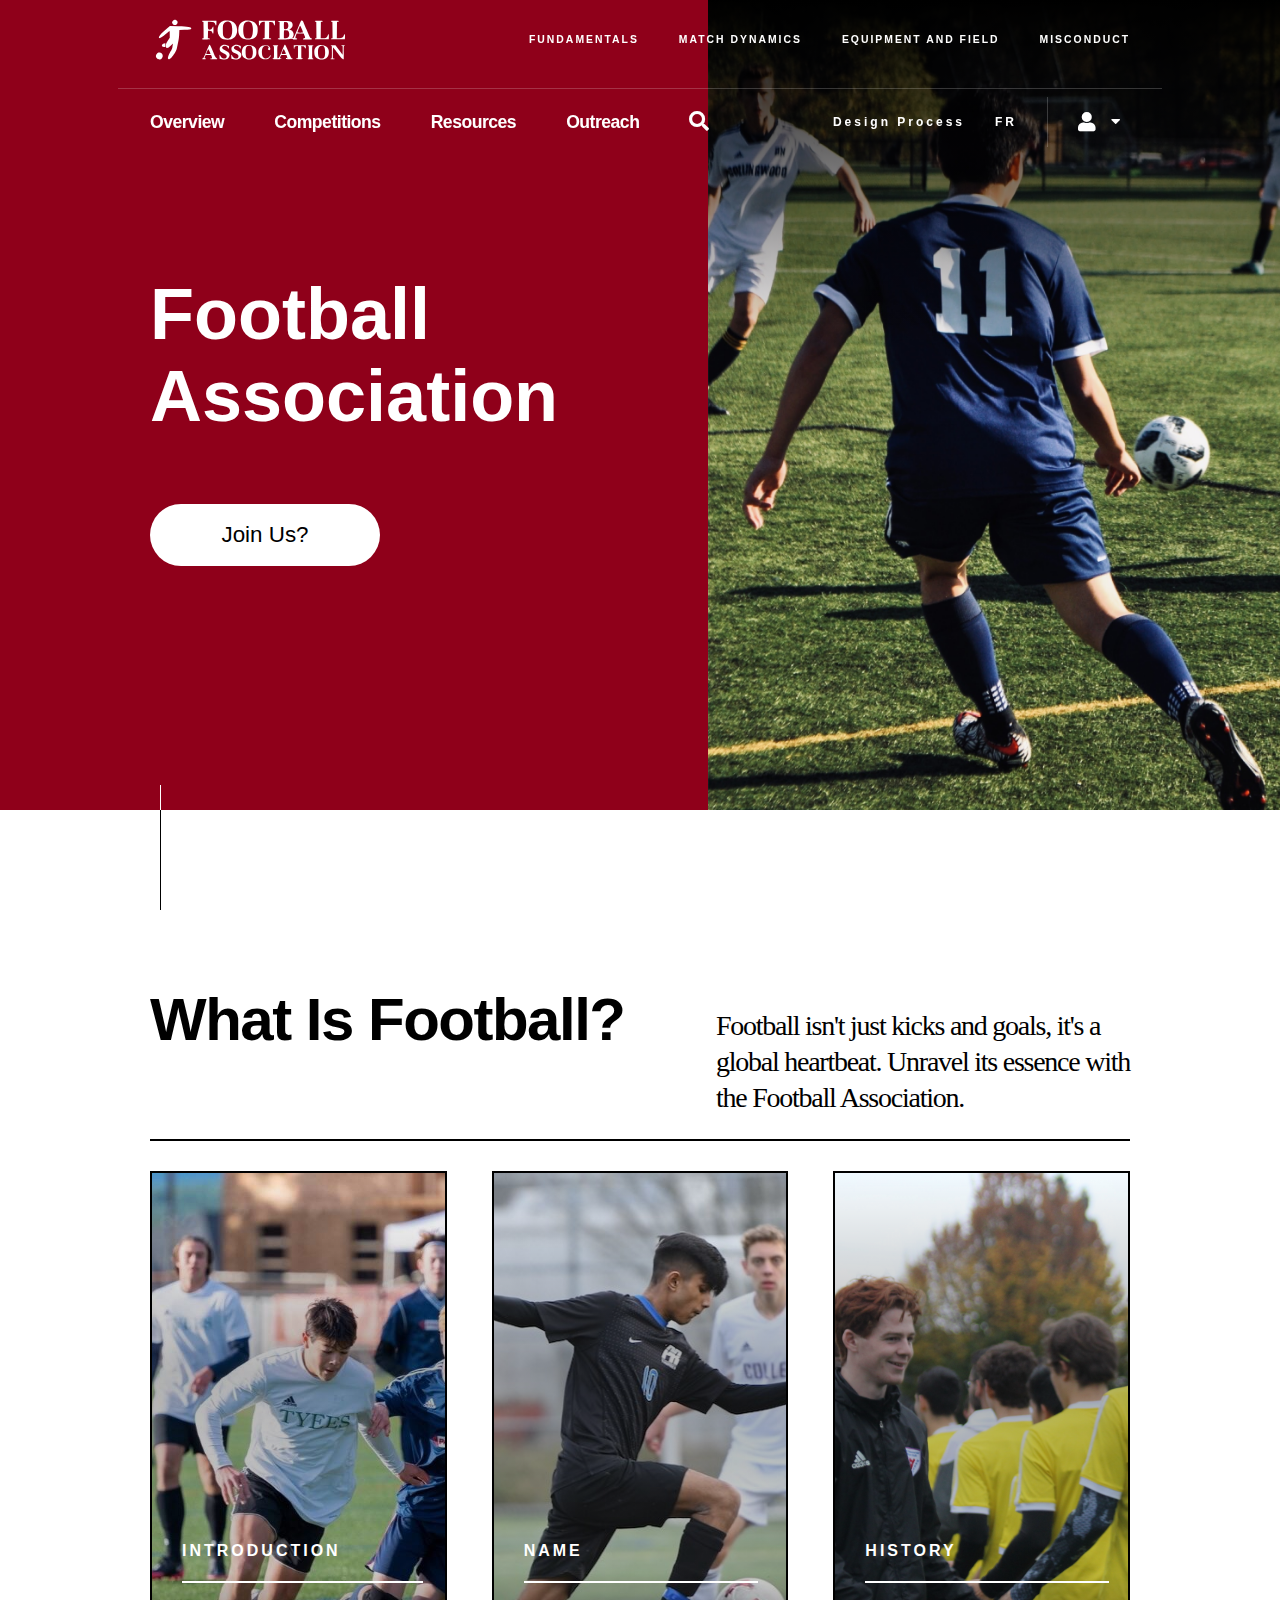
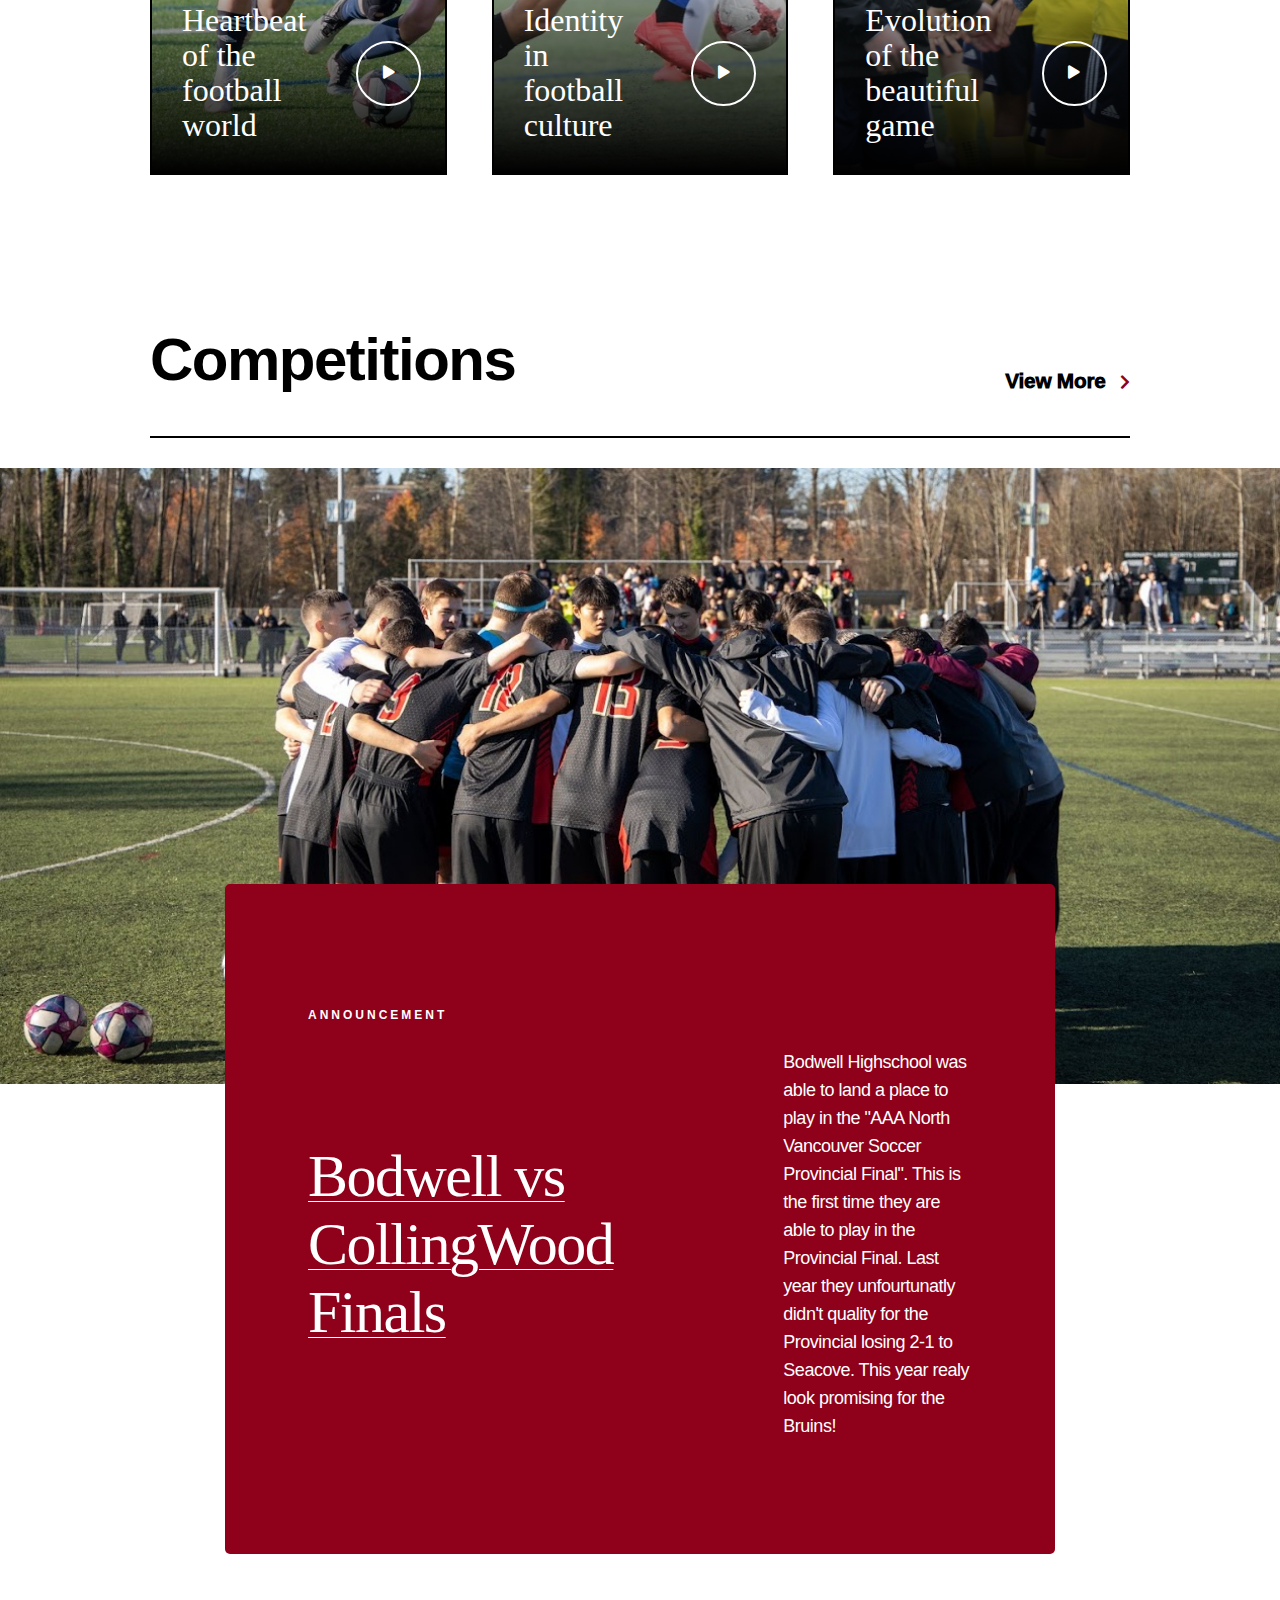
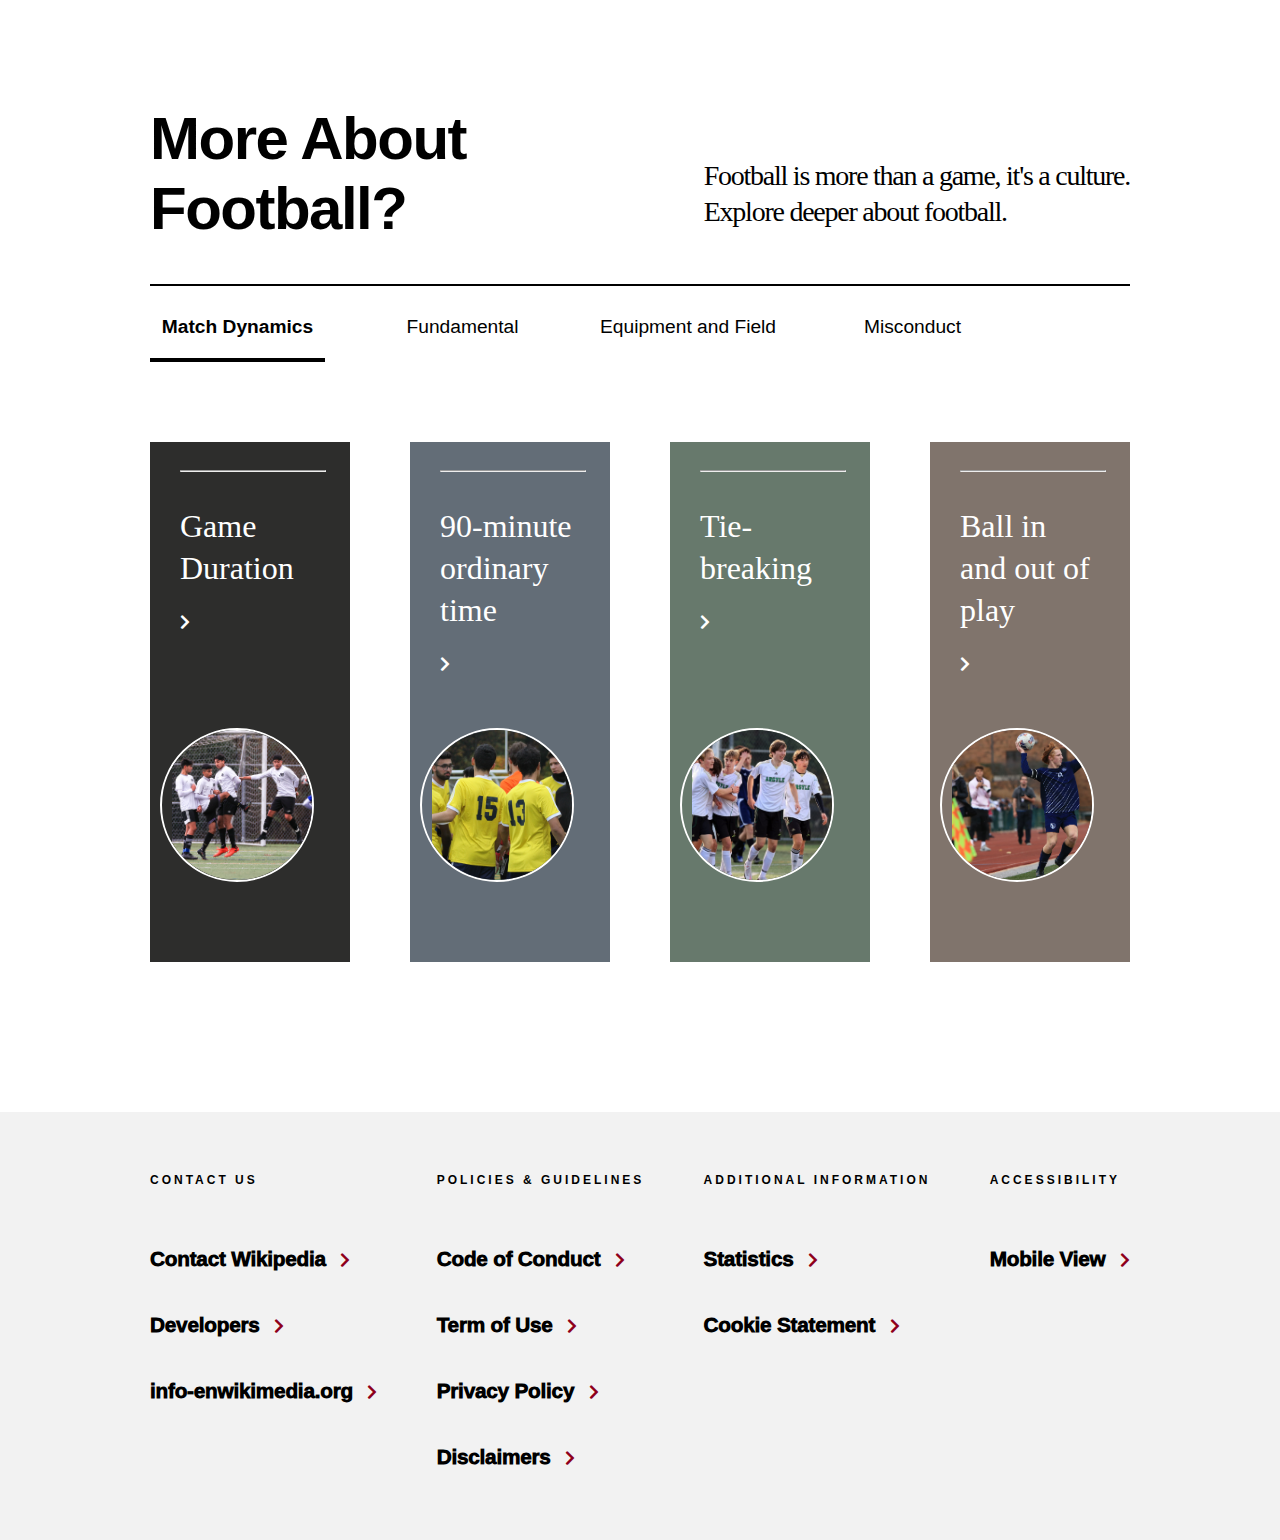
<file: index.html>
<!DOCTYPE html>
<html lang="en">
<head>
    <meta charset="UTF-8">
    <meta name="viewport" content="width=device-width, initial-scale=1.0">
    <title>Football Association Home Page</title>
    <link rel="stylesheet" href="https://cdnjs.cloudflare.com/ajax/libs/font-awesome/5.15.3/css/all.min.css">
    <link rel="stylesheet" href="css/styles.css">
</head>
<body>
	<div class="navbar">
        <div class="navbar-top">
			<div class="logo-container">
				<a href="index.html">
						<svg version="1.0" xmlns="http://www.w3.org/2000/svg"
						 width="100%" height="100%" viewBox="50 0 608 352"
						 preserveAspectRatio="xMidYMid meet">
						<g transform="translate(0.000000,352.000000) scale(0.100000,-0.100000)"
						stroke="none">
						<path d="M1199 2281 c-31 -32 -35 -50 -17 -84 28 -53 92 -64 133 -22 40 39 32
						96 -16 120 -42 22 -67 18 -100 -14z"/>
						<path d="M2740 2278 c-94 -25 -164 -110 -181 -221 -19 -118 15 -225 91 -290
						52 -44 113 -61 216 -60 66 1 91 6 138 28 102 48 154 153 143 290 -10 129 -71
						214 -180 248 -58 18 -170 21 -227 5z m176 -33 c50 -21 76 -83 82 -203 9 -177
						-26 -281 -101 -298 -78 -18 -135 7 -164 70 -15 33 -18 67 -18 186 0 127 3 150
						21 184 35 67 107 92 180 61z"/>
						<path d="M3360 2275 c-63 -20 -123 -74 -151 -137 -32 -72 -33 -211 -2 -278 26
						-57 71 -102 128 -129 65 -30 226 -30 291 0 104 49 148 127 148 264 1 79 -3 98
						-27 147 -34 69 -68 100 -142 127 -66 25 -176 27 -245 6z m216 -57 c50 -56 69
						-210 41 -344 -21 -101 -56 -136 -137 -136 -51 -1 -95 25 -115 68 -42 88 -40
						314 3 388 43 74 150 86 208 24z"/>
						<path d="M5093 2278 c-5 -7 -54 -120 -108 -250 -54 -131 -104 -247 -112 -258
						-8 -11 -23 -20 -33 -20 -18 0 -18 2 5 36 56 82 9 198 -88 220 l-31 6 37 19
						c65 34 92 104 64 171 -27 65 -56 73 -261 73 -123 0 -180 -3 -183 -11 -2 -6 10
						-14 27 -17 l30 -6 0 -245 0 -245 -27 -3 c-17 -2 -28 -9 -28 -18 0 -22 297 -27
						368 -6 45 13 52 13 62 0 15 -21 160 -16 160 6 0 9 -11 16 -29 18 -26 3 -28 6
						-23 35 3 18 13 49 21 70 l16 37 106 0 105 0 25 -56 c29 -65 26 -81 -13 -86
						-17 -2 -29 -10 -31 -21 -3 -16 7 -17 135 -15 115 3 138 6 138 18 0 8 -10 16
						-23 18 -12 2 -29 13 -37 26 -8 12 -57 123 -109 247 -51 125 -99 236 -105 248
						-13 23 -43 28 -58 9z m-421 -50 c23 -11 41 -81 32 -121 -11 -52 -22 -66 -63
						-77 -67 -18 -71 -12 -71 105 0 74 4 105 13 108 15 6 66 -3 89 -15z m443 -197
						c20 -47 33 -91 31 -98 -6 -15 -151 -19 -161 -4 -4 8 53 162 72 194 9 14 20 -4
						58 -92z m-416 -58 c30 -24 44 -93 31 -144 -16 -59 -44 -79 -107 -79 l-53 0 0
						113 c0 63 3 117 7 120 14 15 101 7 122 -10z"/>
						<path d="M2080 2266 c0 -8 10 -16 23 -18 l22 -3 3 -247 2 -247 -22 -3 c-13 -2
						-23 -10 -23 -18 0 -12 20 -16 109 -18 61 -1 116 0 124 3 22 8 -5 35 -35 35
						l-24 0 3 113 3 112 38 3 c48 4 83 -18 92 -58 4 -16 13 -30 21 -30 11 0 14 22
						14 111 0 81 -3 110 -12 107 -6 -2 -17 -19 -23 -37 -12 -36 -46 -60 -85 -61
						-44 0 -50 16 -50 132 l0 108 59 0 c111 0 156 -22 168 -81 3 -16 12 -29 19 -29
						11 0 14 17 14 70 l0 70 -220 0 c-184 0 -220 -2 -220 -14z"/>
						<path d="M3810 2210 c0 -56 3 -70 15 -70 8 0 15 7 15 15 0 53 52 95 116 95
						l34 0 -2 -247 -3 -248 -30 -5 c-18 -3 -30 -11 -30 -20 0 -13 21 -15 130 -15
						109 0 130 2 130 15 0 10 -12 16 -33 18 l-32 3 2 247 3 247 49 -1 c54 -1 82
						-24 93 -76 3 -15 12 -28 19 -28 11 0 14 17 14 70 l0 70 -245 0 -245 0 0 -70z"/>
						<path d="M5510 2266 c0 -8 10 -16 23 -18 l22 -3 3 -247 2 -247 -22 -3 c-13 -2
						-23 -10 -23 -18 0 -13 30 -15 210 -15 l210 0 3 78 c2 61 0 77 -11 77 -8 0 -17
						-14 -21 -31 -3 -17 -19 -44 -35 -60 -27 -27 -35 -29 -105 -29 l-76 0 2 248 3
						247 28 3 c15 2 27 9 27 18 0 11 -22 14 -120 14 -97 0 -120 -3 -120 -14z"/>
						<path d="M6000 2266 c0 -8 10 -16 23 -18 l22 -3 3 -247 2 -247 -22 -3 c-13 -2
						-23 -10 -23 -18 0 -13 30 -15 210 -15 l210 0 3 78 c2 60 0 77 -11 77 -8 0 -19
						-18 -26 -39 -18 -62 -50 -81 -138 -81 l-73 0 2 248 3 247 28 3 c15 2 27 9 27
						18 0 11 -22 14 -120 14 -97 0 -120 -3 -120 -14z"/>
						<path d="M1025 2054 c-201 -165 -293 -280 -240 -300 22 -9 87 33 203 130 56
						47 105 86 107 86 3 0 5 -47 5 -103 l0 -104 -55 -82 c-59 -89 -82 -152 -69
						-190 23 -64 74 -52 159 36 60 62 65 65 60 38 -3 -17 -9 -55 -14 -86 -7 -37
						-26 -82 -59 -136 -53 -89 -87 -181 -77 -213 12 -38 54 -25 110 34 62 66 143
						200 157 258 57 252 70 333 75 449 l6 126 151 7 c175 7 211 14 211 42 0 47 -97
						64 -400 70 l-250 4 -80 -66z"/>
						<path d="M900 1582 c-24 -12 -36 -25 -38 -43 -4 -31 15 -48 62 -56 35 -5 36
						-4 36 24 0 17 3 45 6 62 5 26 3 31 -12 31 -11 0 -35 -8 -54 -18z"/>
						<path d="M2291 1532 c-5 -10 -39 -89 -75 -175 -81 -196 -91 -214 -116 -222
						-39 -12 -19 -25 39 -25 63 0 90 15 46 26 -29 7 -31 21 -8 69 l17 35 81 0 82 0
						18 -46 c19 -50 13 -64 -28 -64 -10 0 -15 -4 -12 -10 8 -13 202 -13 210 0 3 6
						-6 15 -20 20 -17 6 -33 25 -44 52 -11 24 -47 111 -82 193 -71 170 -85 189
						-108 147z m20 -186 c16 -37 29 -70 29 -72 0 -2 -29 -4 -65 -4 -36 0 -65 3 -65
						8 0 18 56 142 63 139 5 -1 22 -33 38 -71z"/>
						<path d="M2715 1543 c-37 -9 -84 -53 -93 -86 -12 -45 2 -98 32 -122 14 -11 48
						-29 76 -40 75 -29 103 -55 103 -95 0 -98 -151 -90 -190 10 -9 22 -20 40 -24
						40 -4 0 -7 -28 -5 -62 l2 -62 69 -13 c76 -14 137 -10 173 14 33 20 62 73 62
						111 0 61 -23 88 -115 132 -49 23 -92 51 -101 66 -16 24 -16 27 3 52 40 54 136
						37 163 -28 18 -43 30 -37 30 13 l0 43 -64 17 c-65 17 -84 19 -121 10z"/>
						<path d="M3065 1539 c-17 -4 -44 -22 -60 -39 -24 -25 -30 -40 -30 -74 0 -63
						25 -92 113 -132 87 -39 102 -54 102 -101 0 -44 -35 -68 -91 -60 -48 6 -84 37
						-99 83 -18 54 -31 40 -28 -28 l3 -62 70 -13 c39 -7 86 -11 106 -8 83 14 136
						75 126 148 -7 53 -38 83 -127 124 -102 46 -124 79 -80 123 42 42 137 15 160
						-46 15 -38 30 -28 30 19 l0 43 -64 17 c-71 19 -86 19 -131 6z"/>
						<path d="M3432 1536 c-66 -22 -92 -43 -118 -99 -27 -58 -31 -148 -10 -205 26
						-74 119 -132 211 -132 50 0 128 27 157 55 47 43 62 83 63 160 0 86 -7 115 -41
						155 -55 65 -173 95 -262 66z m152 -39 c29 -30 51 -144 41 -220 -14 -115 -38
						-147 -110 -147 -82 0 -109 49 -109 200 0 142 28 188 117 189 27 1 45 -6 61
						-22z"/>
						<path d="M4587 1543 c-3 -4 -40 -91 -82 -193 -42 -102 -82 -191 -87 -197 -6
						-7 -19 -13 -29 -13 -18 0 -19 11 -19 184 0 154 2 185 15 190 8 3 15 10 15 16
						0 6 -33 10 -85 10 -84 0 -104 -9 -65 -30 19 -10 20 -21 20 -185 0 -164 -1
						-175 -20 -185 -43 -23 -17 -30 116 -30 104 0 135 3 131 13 -2 6 -11 12 -20 12
						-27 0 -30 12 -12 59 17 43 23 49 60 49 8 0 39 -1 69 -2 l54 -1 17 -44 c18 -47
						14 -68 -12 -64 -9 2 -18 -3 -20 -9 -4 -10 21 -13 101 -13 108 0 128 8 80 32
						-21 11 -42 50 -108 208 -76 181 -101 222 -119 193z m13 -189 c17 -36 30 -70
						30 -75 0 -5 -30 -9 -66 -9 -63 0 -65 1 -58 23 12 40 53 127 59 127 3 0 19 -30
						35 -66z"/>
						<path d="M5635 1537 c-60 -20 -88 -42 -116 -89 -20 -36 -24 -57 -24 -123 0
						-92 22 -144 79 -183 75 -51 206 -51 284 1 90 60 109 239 35 327 -54 64 -172
						95 -258 67z m142 -32 c32 -23 47 -80 47 -180 0 -145 -28 -195 -109 -195 -78 0
						-106 48 -108 185 -1 103 13 156 50 185 31 24 89 26 120 5z"/>
						<path d="M3910 1524 c-84 -36 -128 -125 -116 -231 10 -85 41 -130 115 -168 46
						-23 146 -23 190 -1 45 24 93 106 61 106 -6 0 -14 -10 -19 -22 -23 -59 -102
						-93 -161 -68 -48 20 -73 71 -78 159 -5 93 10 155 48 193 33 32 83 37 130 13
						34 -17 37 -35 14 -69 -14 -23 -14 -25 7 -40 16 -11 27 -12 41 -5 37 20 12 100
						-42 133 -36 21 -142 21 -190 0z"/>
						<path d="M4870 1485 c0 -30 5 -55 10 -55 6 0 10 8 10 18 0 36 29 62 71 62 l39
						0 0 -184 c0 -182 0 -185 -22 -188 -12 -2 -23 -9 -26 -15 -3 -10 21 -13 98 -13
						77 0 101 3 98 13 -3 6 -14 13 -26 15 -22 3 -22 6 -22 188 l0 185 43 -3 c38 -3
						44 -7 61 -41 23 -48 38 -37 34 24 l-3 44 -182 3 -183 2 0 -55z"/>
						<path d="M5295 1529 c-4 -6 2 -13 14 -16 20 -5 21 -11 21 -188 0 -177 -1 -183
						-21 -188 -12 -3 -18 -10 -14 -16 9 -15 175 -15 175 0 0 6 -9 13 -20 16 -19 5
						-20 14 -20 188 0 177 1 183 21 188 45 12 5 27 -71 27 -45 0 -82 -5 -85 -11z"/>
						<path d="M5990 1530 c0 -5 9 -10 20 -10 19 0 20 -7 20 -195 0 -188 -1 -195
						-20 -195 -11 0 -20 -4 -20 -10 0 -6 27 -10 60 -10 33 0 60 4 60 10 0 6 -11 10
						-25 10 l-25 0 0 170 c0 94 4 170 8 170 4 0 68 -81 141 -180 108 -148 137 -180
						157 -180 l24 0 0 205 c0 198 1 205 20 205 11 0 20 5 20 10 0 6 -27 10 -60 10
						-33 0 -60 -4 -60 -10 0 -5 9 -10 20 -10 11 0 23 -6 26 -13 2 -7 3 -69 2 -138
						l-3 -124 -108 148 -109 147 -74 0 c-43 0 -74 -4 -74 -10z"/>
						<path d="M715 1287 c-47 -47 -49 -101 -6 -149 25 -28 36 -33 76 -33 39 0 51 5
						71 28 62 73 29 172 -63 184 -39 5 -46 2 -78 -30z"/>
						</g>
						</svg>
					</a>
				</div>
            <ul class="nav-links-right">
                <li>Fundamentals</li>
                <li>Match Dynamics</li>
                <li>Equipment and Field</li>
                <li>Misconduct</li>
            </ul>
        </div>
		<hr class="navbar-divider">
        <div class="navbar-bottom">
            <ul class="nav-links-left">
                <li>Overview</li>
				<li>Competitions</li>
                <li>Resources</li>
                <li>Outreach</li>
                <li class="search-icon">
                    <i class="fas fa-search"></i>
                </li>
            </ul>
            <div class="bottom-right-nav">
				<a href="process.html" class="design_Process">Design Process</a>
                <span class="language">FR</span>
                <span class="profile-icon"><i class="fas fa-user"></i><span class="dropdown-arrow"><i class="fas fa-caret-down"></i></span></span>
            </div>
        </div>
    </div>

	<div id="slide-menu">
		<div class="navbar-menu">
			<div class="navbar-top">
				<div class="close-menu-container">
					<button id="close-menu"><i class="fas fa-times"></i>Close</button>
				</div>
				<ul class="nav-links-right">
					<li>Fundamentals</li>
					<li>Match Dynamics</li>
					<li>Equipment and Field</li>
					<li>Misconduct</li>
				</ul>
			</div>
			<hr class="navbar-divider">
			<div class="navbar-bottom">
				<ul class="nav-links-left">
					<li>Overview</li>
					<li>Competitions</li>
					<li>Resources</li>
					<li>Outreach</li>
					<li class="search-icon">
						<i class="fas fa-search"></i>
					</li>
				</ul>
				<div class="bottom-right-nav">
					<a href="process.html" class="design_Process">Design Process</a>
					<span class="language">FR</span>
					<span class="profile-icon"><i class="fas fa-user"></i><span class="dropdown-arrow"><i class="fas fa-caret-down"></i></span></span>
				</div>
			</div>
		</div>
		<div class="menu-content-section">
			<div class="left-menu">
				<h1 id="slide-menu-header">Menu Header</h1>
				<h2 id="slide-menu-content"></h2>
			</div>
			<div class="right-menu">
				<h2 id="menu-description-title"></h2>
				<p id="menu-description-text"></p>
				<a id="explore-button">Explore More</a>
			</div>
		</div>
	</div>
	
    <div class="hero">
        <div class="left">
            <h1 class="title">Football Association</h1>
            <h2 class="join-us">Join Us?</h2>
        </div>
        <div class="right">
            <img src="images/back_Eleven.png" alt="Image 1" class="main-image">
        </div>
    </div>
	
	<div class="scroll-and-separator-container">
			<div class="vertical-separator">
				<div class="white-part"></div>
				<div class="black-part"></div>
			</div>
	</div>
	
	<div class="what-is-football">
		<div class="what-is-football-title">
			<div class="title-container">
				<h1 class="title">What Is Football?</h1>
			</div>
			<div class="description-container">
				<h2 class="description">
					Football isn't just kicks and goals, it's a 
					<br>global heartbeat. Unravel its essence with 
					<br>the Football Association.
				</h2>
			</div>
		</div>
		<div class="images-what-is-football-section">
			<div class="images-what-is-football-container">
				<div class="image-container">
					<img src="images/overview.jpg" alt="Image 1">
					<div class="image-description">
						<h1>Introduction</h1>
						<hr>
						<div class="bottom-row">
							<h2>Heartbeat of the football world</h2>
							<button class="more-btn"><i class="fas fa-play"></i></button>
						</div>
					</div>
				</div>
				<div class="image-container">
					<img src="images/name.jpg" alt="Image 2">
					<div class="image-description">
						<h1>Name</h1>
						<hr>
						<div class="bottom-row">
							<h2>Identity in football culture</h2>
							<button class="more-btn"><i class="fas fa-play"></i></button>
						</div>
					</div>
				</div>
				<div class="image-container">
					<img src="images/handshake.JPG" alt="Image 3">
					<div class="image-description">
						<h1>History</h1>
						<hr>
						<div class="bottom-row">
							<h2>Evolution of the beautiful game</h2>
							<button class="more-btn"><i class="fas fa-play"></i></button>
						</div>
					</div>
				</div>
			</div>
		</div>
	</div>
	
	<div class="competitions">
		<div class="competitions-title">
			<div class="title-container">
				<h1 class="title">Competitions</h1>
			</div>
			<div class="description-container">
				<a>
					<span>View More</span>
					<i class="fas fa-chevron-right"></i>
				</a>
			</div>
		</div>
		<img src="images/provincial_Huddle.jpg" alt="Team Huddle" class="team-huddle">
		<div class="competitons-box">
			<div class="content-container">
				<span class="announcement">ANNOUNCEMENT</span>
				<h1 class="comp-box-title">Bodwell vs CollingWood Finals</h1>
				<p class="comp-box-description">
					Bodwell Highschool was able to land a place to play in the "AAA North Vancouver Soccer Provincial Final". This is the first time they are able to play in the Provincial Final. Last year they unfourtunatly didn't quality for the Provincial losing 2-1 to Seacove. This year realy look promising for the Bruins!
				</p>
			</div>
		</div>
	</div>

	<div class="more-to-football">
		<div class="more-to-football-title">
			<div class="title-container">
				<h1 class="title">More About Football?</h1>
			</div>
			<div class="description-container">
				<h2 class="description">
					Football is more than a game, it's a culture. 
					<br>Explore deeper about football.
				</h2>
			</div>
		</div>
		<div class="other-categories-nav">
			<ul class="more-categories">
				<li class="active" data-target="match-dynamics-content">Match Dynamics</li>
				<li data-target="fundamental-content">Fundamental</li>
				<li data-target="equipment-field-content">Equipment and Field</li>
				<li data-target="player-conduct-content">Misconduct</li>
			</ul>
		</div>
		<div class="match-dynamic-categories" id="match-dynamics-content">
			 <div class="match-dynamic-categories-container">
				<div class="sub-container-one">
					<div class="sub-description">
						<hr class="line-above-sub">
						<h1>Game Duration</h1>
						<i class="fas fa-chevron-right"></i>
						<div class="image-wrapper">
							<img src="images/duration.jpg" alt="Duration">
						</div>
					</div>
				</div>
				<div class="sub-container-two">
					<div class="sub-description">
						<hr class="line-above-sub">
						<h1>90-minute ordinary time</h1>
						<i class="fas fa-chevron-right"></i>
						<div class="image-wrapper">
							<img src="images/full_Time.JPG" alt="Full Time">
						</div>
					</div>
				</div>
				<div class="sub-container-three">
					<div class="sub-description">
						<hr class="line-above-sub">
						<h1>Tie-breaking</h1>
						<i class="fas fa-chevron-right"></i>
						<div class="image-wrapper">
							<img src="images/tie_Breaking.jpg" alt="Tie Breaking Moment">
						</div>
					</div>
				</div>
				<div class="sub-container-four">
					<div class="sub-description">
						<hr class="line-above-sub">
						<h1>Ball in and out of play</h1>
						<i class="fas fa-chevron-right"></i>
						<div class="image-wrapper">
							<img src="images/throw_Ins.png" alt="Throw In">
						</div>
					</div>
				</div>
			</div>
		</div>
		<div class="fundamental-categories" id="fundamental-content">
			 <div class="fundamental-categories-container">
				<div class="sub-container-one">
					<div class="sub-description">
						<hr class="line-above-sub">
						<h1>Gameplay</h1>
						<i class="fas fa-chevron-right"></i>
						<div class="image-wrapper">
							<img src="images/gameplay.jpg" alt="Gameplay">
						</div>
					</div>
				</div>
				<div class="sub-container-two">
					<div class="sub-description">
						<hr class="line-above-sub">
						<h1>Laws</h1>
						<i class="fas fa-chevron-right"></i>
						<div class="image-wrapper">
							<img src="images/law.jpeg" alt="Laws">
						</div>
					</div>
				</div>
				<div class="sub-container-three">
					<div class="sub-description">
						<hr class="line-above-sub">
						<h1>Tie-breaking</h1>
						<i class="fas fa-chevron-right"></i>
						<div class="image-wrapper">
							<img src="images/tie_Breaking.jpg" alt="Tie Breaking Moment">
						</div>
					</div>
				</div>
				<div class="sub-container-four">
					<div class="sub-description">
						<hr class="line-above-sub">
						<h1>Ball in and out of play</h1>
						<i class="fas fa-chevron-right"></i>
						<div class="image-wrapper">
							<img src="images/throw_Ins.png" alt="Throw In">
						</div>
					</div>
				</div>
			</div>
		</div>
		<div class="equipment-and-field-categories" id="equipment-field-content">
			 <div class="equipment-and-field-categories-container">
				<div class="sub-container-one">
					<div class="sub-description">
						<hr class="line-above-sub">
						<h1>Players, equipment, and officials</h1>
						<i class="fas fa-chevron-right"></i>
						<div class="image-wrapper">
							<img src="images/cone_Drills.jpg" alt="Cone Drills">
						</div>
					</div>
				</div>
				<div class="sub-container-two">
					<div class="sub-description">
						<hr class="line-above-sub">
						<h1>Ball</h1>
						<i class="fas fa-chevron-right"></i>
						<div class="image-wrapper">
							<img src="images/football.jpg" alt="football">
						</div>
					</div>
				</div>
				<div class="sub-container-three">
					<div class="sub-description">
						<hr class="line-above-sub">
						<h1>Pitch</h1>
						<i class="fas fa-chevron-right"></i>
						<div class="image-wrapper">
							<img src="images/football_Field.png" alt="Football Field">
						</div>
					</div>
				</div>
				<div class="sub-container-four">
					<div class="sub-description">
						<hr class="line-above-sub">
						<h1>Ball in and out of play</h1>
						<i class="fas fa-chevron-right"></i>
						<div class="image-wrapper">
							<img src="images/throw_Ins.png" alt="Throw In">
						</div>
					</div>
				</div>
			</div>
		</div>
		<div class="player-conduct-categories" id="player-conduct-content">
			 <div class="player-conduct-categories-container">
				<div class="sub-container-one">
					<div class="sub-description">
						<hr class="line-above-sub">
						<h1>On-field</h1>
						<i class="fas fa-chevron-right"></i>
						<div class="image-wrapper">
							<img src="images/misconduct_1.jpg" alt="Slide Foul">
						</div>
					</div>
				</div>
				<div class="sub-container-two">
					<div class="sub-description">
						<hr class="line-above-sub">
						<h1>Off-field</h1>
						<i class="fas fa-chevron-right"></i>
						<div class="image-wrapper">
							<img src="images/misconduct_2.jpg" alt="Complain Foul">
						</div>
					</div>
				</div>
				<div class="sub-container-three">
					<div class="sub-description">
						<hr class="line-above-sub">
						<h1>Tie-breaking</h1>
						<i class="fas fa-chevron-right"></i>
						<div class="image-wrapper">
							<img src="images/tie_Breaking.jpg" alt="Tie Breaking Moment">
						</div>
					</div>
				</div>
				<div class="sub-container-four">
					<div class="sub-description">
						<hr class="line-above-sub">
						<h1>Ball in and out of play</h1>
						<i class="fas fa-chevron-right"></i>
						<div class="image-wrapper">
							<img src="images/throw_Ins.png" alt="Throw In">
						</div>
					</div>
				</div>
			</div>	
		</div>
	</div>

	<footer>
		<div class="global-footer-container">
			<div class="contact-us">
				<h1>Contact Us</h1>
				<a>
					<span>Contact Wikipedia</span>
					<i class="fas fa-chevron-right"></i>
				</a>
				<a>
					<span>Developers</span>
					<i class="fas fa-chevron-right"></i>
				</a>
				<a>
					<span>info-enwikimedia.org</span>
					<i class="fas fa-chevron-right"></i>
				</a>
			</div>
			<div class="policies-and-guidelines">
				<h1>Policies &amp; Guidelines</h1>
				<a>
					<span>Code of Conduct</span>
					<i class="fas fa-chevron-right"></i>
				</a>
				<a>
					<span>Term of Use</span>
					<i class="fas fa-chevron-right"></i>
				</a>
				<a>
					<span>Privacy Policy</span>
					<i class="fas fa-chevron-right"></i>
				</a>
				<a>
					<span>Disclaimers</span>
					<i class="fas fa-chevron-right"></i>
				</a>
			</div>
			<div class="additional-information">
				<h1>Additional Information</h1>
				<a>
					<span>Statistics</span>
					<i class="fas fa-chevron-right"></i>
				</a>	
				<a>
					<span>Cookie Statement</span>
					<i class="fas fa-chevron-right"></i>
				</a>
			</div>
			<div class="accessibility">
				<h1>Accessibility</h1>
				<a>
					<span>Mobile View</span>
					<i class="fas fa-chevron-right"></i>
				</a>
			</div>
		</div>
	</footer>
	
	<script src="script.js"></script>
	
</body>
</html>
</file>
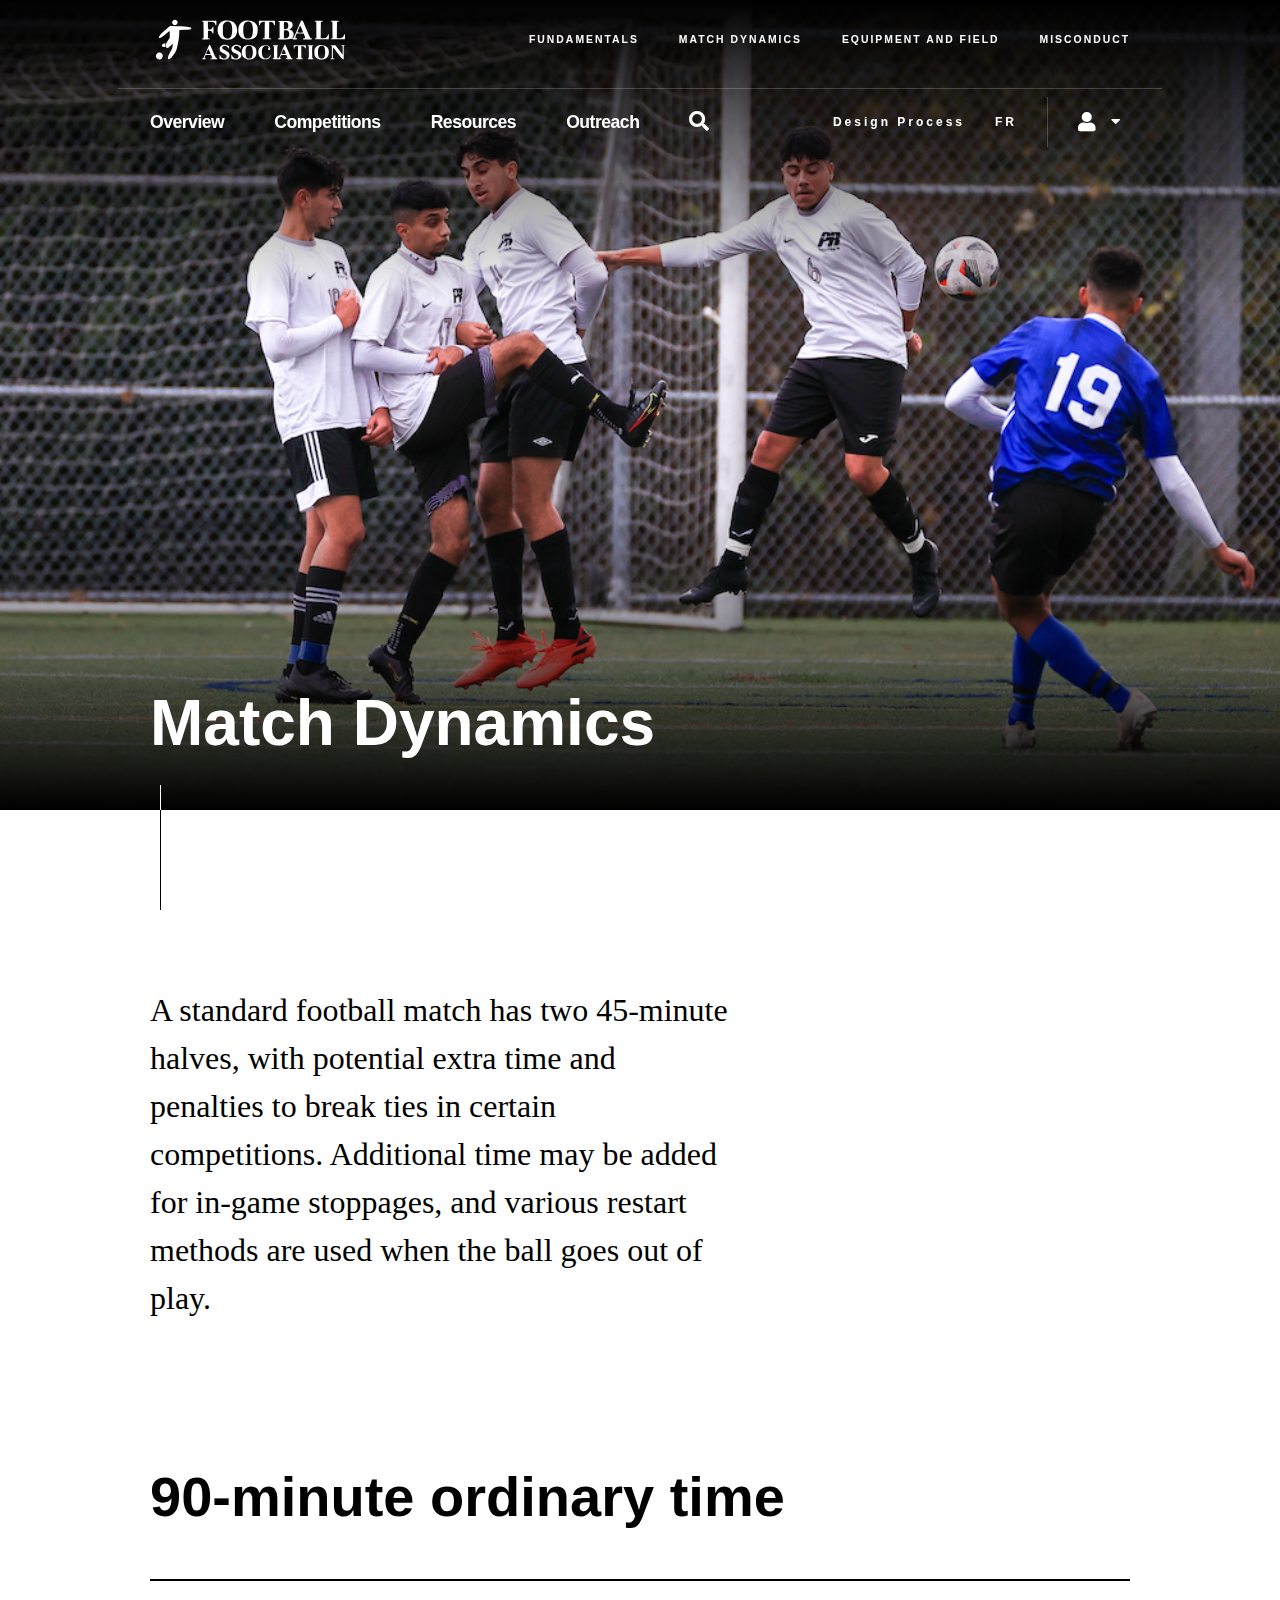
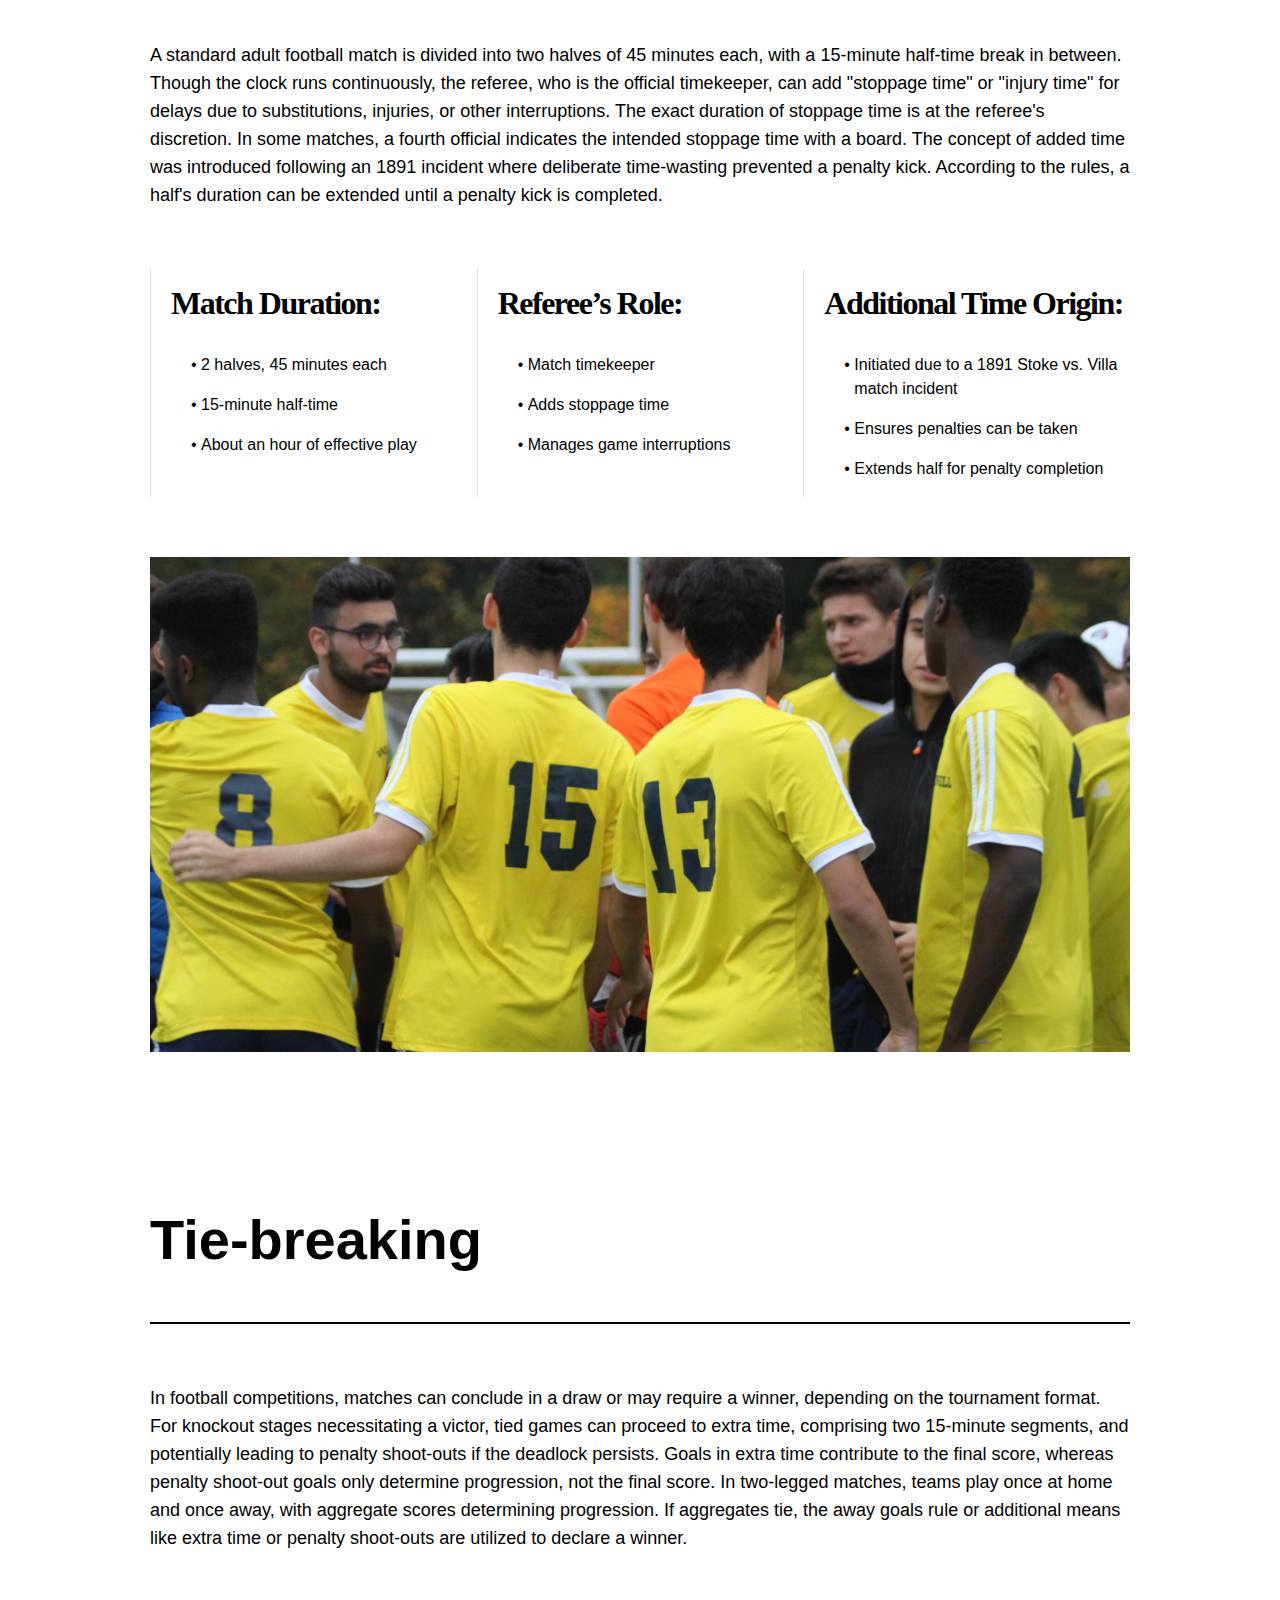
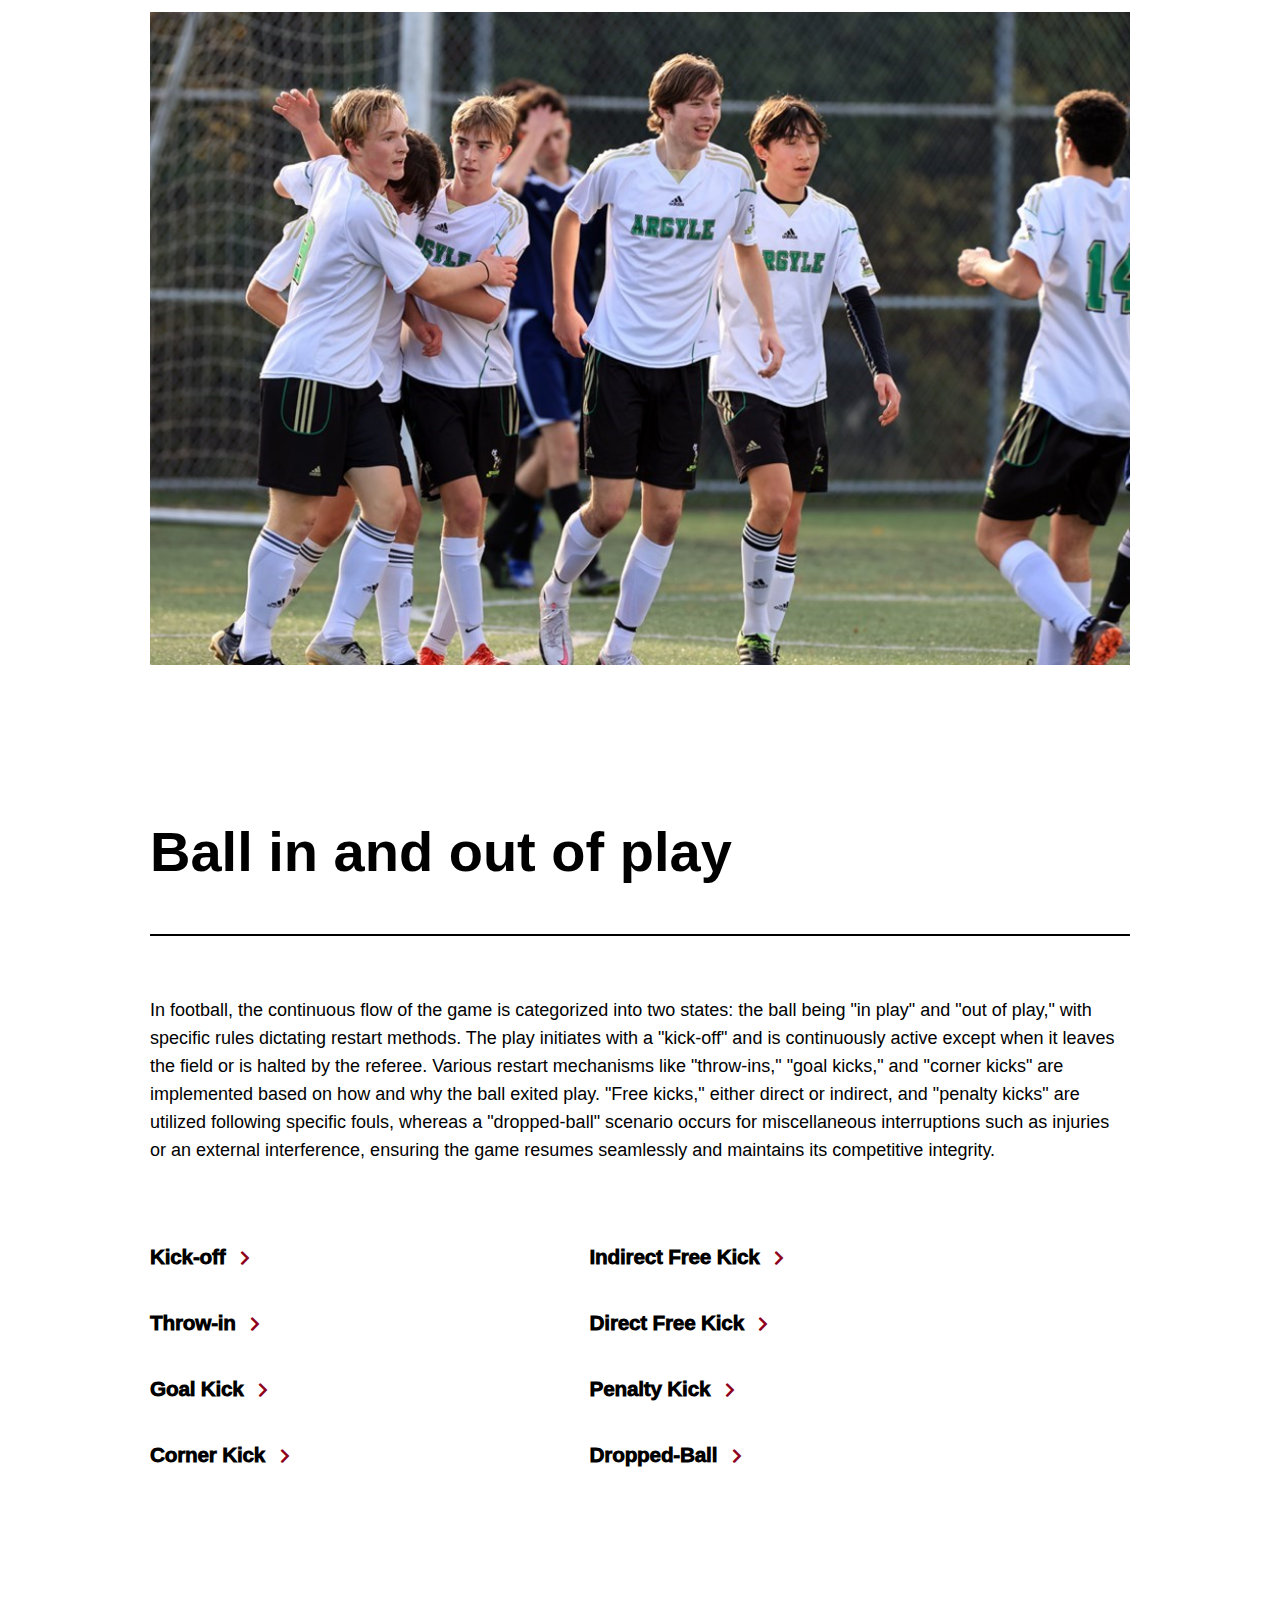
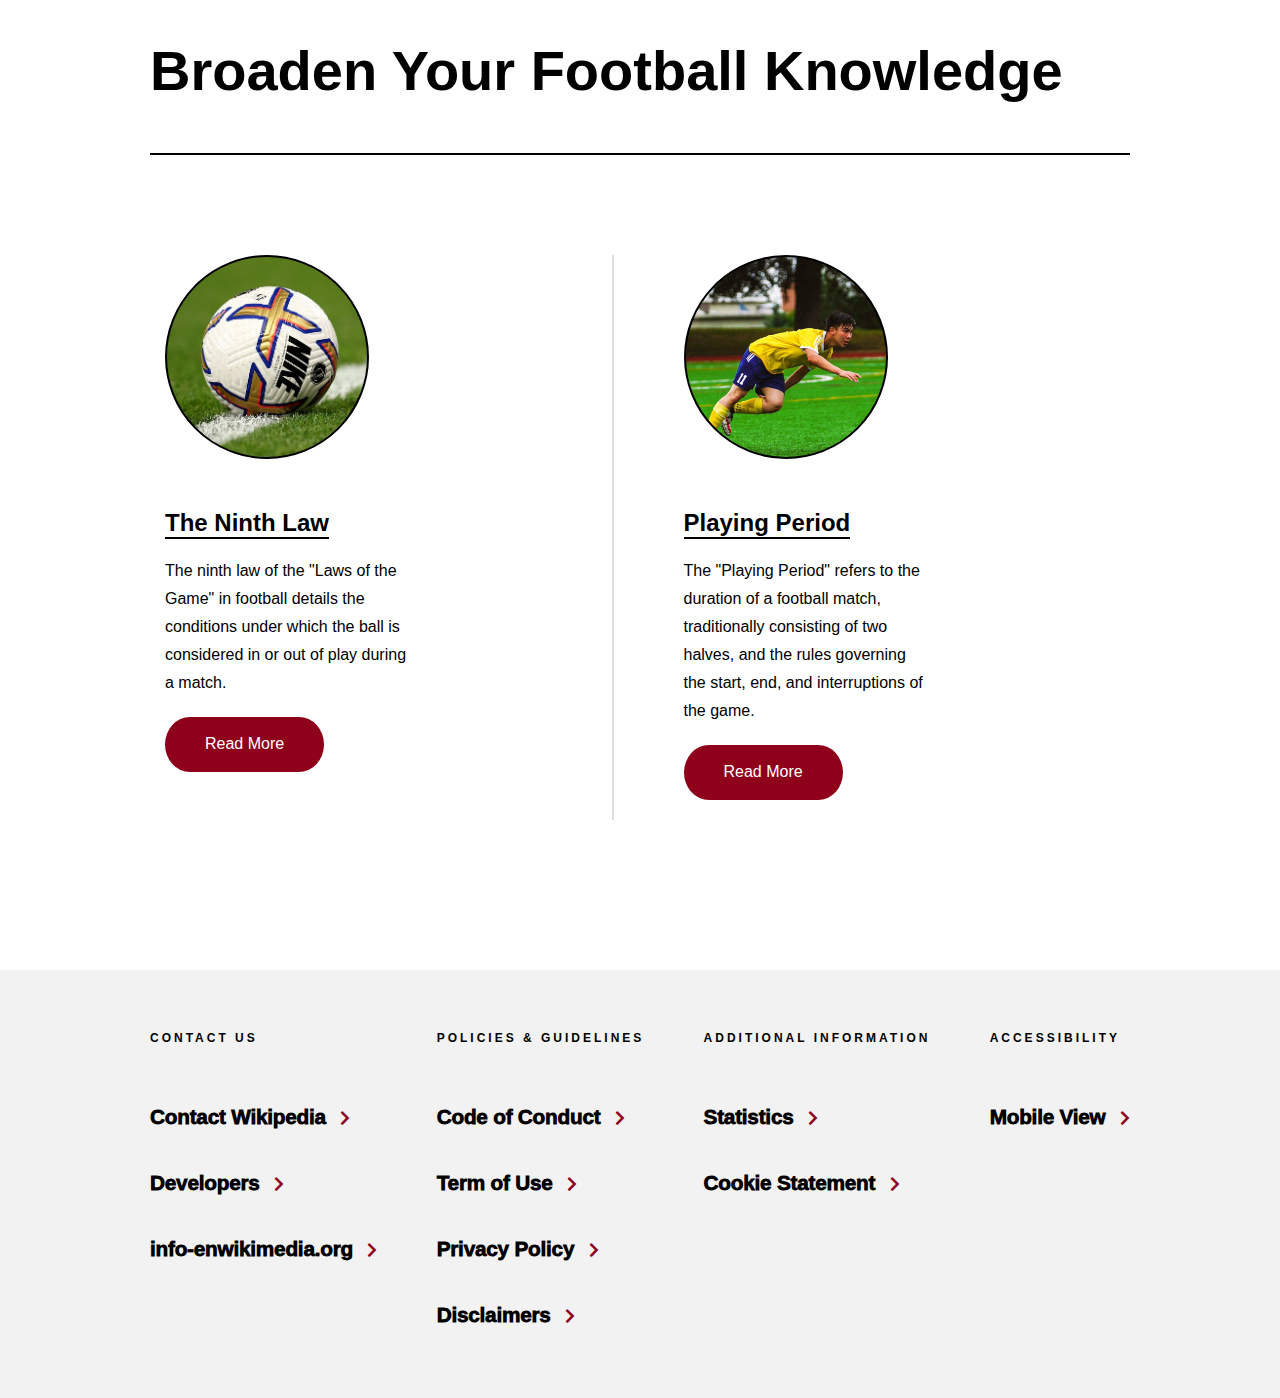
<file: match_Dynamic.html>
<!DOCTYPE html>
<html lang="en">
<head>
    <meta charset="UTF-8">
    <meta name="viewport" content="width=device-width, initial-scale=1.0">
    <title>Football Association Home Page</title>
    <link rel="stylesheet" href="https://cdnjs.cloudflare.com/ajax/libs/font-awesome/5.15.3/css/all.min.css">
    <link rel="stylesheet" href="css/match_Dynamic_Styles.css">
</head>
<body>
	<div class="navbar">
        <div class="navbar-top">
			<div class="logo-container">
				<div class="logo-container">
                	<a href="index.html">
						<svg version="1.0" xmlns="http://www.w3.org/2000/svg"
						 width="100%" height="100%" viewBox="50 0 608 352"
						 preserveAspectRatio="xMidYMid meet">
						<g transform="translate(0.000000,352.000000) scale(0.100000,-0.100000)"
						stroke="none">
						<path d="M1199 2281 c-31 -32 -35 -50 -17 -84 28 -53 92 -64 133 -22 40 39 32
						96 -16 120 -42 22 -67 18 -100 -14z"/>
						<path d="M2740 2278 c-94 -25 -164 -110 -181 -221 -19 -118 15 -225 91 -290
						52 -44 113 -61 216 -60 66 1 91 6 138 28 102 48 154 153 143 290 -10 129 -71
						214 -180 248 -58 18 -170 21 -227 5z m176 -33 c50 -21 76 -83 82 -203 9 -177
						-26 -281 -101 -298 -78 -18 -135 7 -164 70 -15 33 -18 67 -18 186 0 127 3 150
						21 184 35 67 107 92 180 61z"/>
						<path d="M3360 2275 c-63 -20 -123 -74 -151 -137 -32 -72 -33 -211 -2 -278 26
						-57 71 -102 128 -129 65 -30 226 -30 291 0 104 49 148 127 148 264 1 79 -3 98
						-27 147 -34 69 -68 100 -142 127 -66 25 -176 27 -245 6z m216 -57 c50 -56 69
						-210 41 -344 -21 -101 -56 -136 -137 -136 -51 -1 -95 25 -115 68 -42 88 -40
						314 3 388 43 74 150 86 208 24z"/>
						<path d="M5093 2278 c-5 -7 -54 -120 -108 -250 -54 -131 -104 -247 -112 -258
						-8 -11 -23 -20 -33 -20 -18 0 -18 2 5 36 56 82 9 198 -88 220 l-31 6 37 19
						c65 34 92 104 64 171 -27 65 -56 73 -261 73 -123 0 -180 -3 -183 -11 -2 -6 10
						-14 27 -17 l30 -6 0 -245 0 -245 -27 -3 c-17 -2 -28 -9 -28 -18 0 -22 297 -27
						368 -6 45 13 52 13 62 0 15 -21 160 -16 160 6 0 9 -11 16 -29 18 -26 3 -28 6
						-23 35 3 18 13 49 21 70 l16 37 106 0 105 0 25 -56 c29 -65 26 -81 -13 -86
						-17 -2 -29 -10 -31 -21 -3 -16 7 -17 135 -15 115 3 138 6 138 18 0 8 -10 16
						-23 18 -12 2 -29 13 -37 26 -8 12 -57 123 -109 247 -51 125 -99 236 -105 248
						-13 23 -43 28 -58 9z m-421 -50 c23 -11 41 -81 32 -121 -11 -52 -22 -66 -63
						-77 -67 -18 -71 -12 -71 105 0 74 4 105 13 108 15 6 66 -3 89 -15z m443 -197
						c20 -47 33 -91 31 -98 -6 -15 -151 -19 -161 -4 -4 8 53 162 72 194 9 14 20 -4
						58 -92z m-416 -58 c30 -24 44 -93 31 -144 -16 -59 -44 -79 -107 -79 l-53 0 0
						113 c0 63 3 117 7 120 14 15 101 7 122 -10z"/>
						<path d="M2080 2266 c0 -8 10 -16 23 -18 l22 -3 3 -247 2 -247 -22 -3 c-13 -2
						-23 -10 -23 -18 0 -12 20 -16 109 -18 61 -1 116 0 124 3 22 8 -5 35 -35 35
						l-24 0 3 113 3 112 38 3 c48 4 83 -18 92 -58 4 -16 13 -30 21 -30 11 0 14 22
						14 111 0 81 -3 110 -12 107 -6 -2 -17 -19 -23 -37 -12 -36 -46 -60 -85 -61
						-44 0 -50 16 -50 132 l0 108 59 0 c111 0 156 -22 168 -81 3 -16 12 -29 19 -29
						11 0 14 17 14 70 l0 70 -220 0 c-184 0 -220 -2 -220 -14z"/>
						<path d="M3810 2210 c0 -56 3 -70 15 -70 8 0 15 7 15 15 0 53 52 95 116 95
						l34 0 -2 -247 -3 -248 -30 -5 c-18 -3 -30 -11 -30 -20 0 -13 21 -15 130 -15
						109 0 130 2 130 15 0 10 -12 16 -33 18 l-32 3 2 247 3 247 49 -1 c54 -1 82
						-24 93 -76 3 -15 12 -28 19 -28 11 0 14 17 14 70 l0 70 -245 0 -245 0 0 -70z"/>
						<path d="M5510 2266 c0 -8 10 -16 23 -18 l22 -3 3 -247 2 -247 -22 -3 c-13 -2
						-23 -10 -23 -18 0 -13 30 -15 210 -15 l210 0 3 78 c2 61 0 77 -11 77 -8 0 -17
						-14 -21 -31 -3 -17 -19 -44 -35 -60 -27 -27 -35 -29 -105 -29 l-76 0 2 248 3
						247 28 3 c15 2 27 9 27 18 0 11 -22 14 -120 14 -97 0 -120 -3 -120 -14z"/>
						<path d="M6000 2266 c0 -8 10 -16 23 -18 l22 -3 3 -247 2 -247 -22 -3 c-13 -2
						-23 -10 -23 -18 0 -13 30 -15 210 -15 l210 0 3 78 c2 60 0 77 -11 77 -8 0 -19
						-18 -26 -39 -18 -62 -50 -81 -138 -81 l-73 0 2 248 3 247 28 3 c15 2 27 9 27
						18 0 11 -22 14 -120 14 -97 0 -120 -3 -120 -14z"/>
						<path d="M1025 2054 c-201 -165 -293 -280 -240 -300 22 -9 87 33 203 130 56
						47 105 86 107 86 3 0 5 -47 5 -103 l0 -104 -55 -82 c-59 -89 -82 -152 -69
						-190 23 -64 74 -52 159 36 60 62 65 65 60 38 -3 -17 -9 -55 -14 -86 -7 -37
						-26 -82 -59 -136 -53 -89 -87 -181 -77 -213 12 -38 54 -25 110 34 62 66 143
						200 157 258 57 252 70 333 75 449 l6 126 151 7 c175 7 211 14 211 42 0 47 -97
						64 -400 70 l-250 4 -80 -66z"/>
						<path d="M900 1582 c-24 -12 -36 -25 -38 -43 -4 -31 15 -48 62 -56 35 -5 36
						-4 36 24 0 17 3 45 6 62 5 26 3 31 -12 31 -11 0 -35 -8 -54 -18z"/>
						<path d="M2291 1532 c-5 -10 -39 -89 -75 -175 -81 -196 -91 -214 -116 -222
						-39 -12 -19 -25 39 -25 63 0 90 15 46 26 -29 7 -31 21 -8 69 l17 35 81 0 82 0
						18 -46 c19 -50 13 -64 -28 -64 -10 0 -15 -4 -12 -10 8 -13 202 -13 210 0 3 6
						-6 15 -20 20 -17 6 -33 25 -44 52 -11 24 -47 111 -82 193 -71 170 -85 189
						-108 147z m20 -186 c16 -37 29 -70 29 -72 0 -2 -29 -4 -65 -4 -36 0 -65 3 -65
						8 0 18 56 142 63 139 5 -1 22 -33 38 -71z"/>
						<path d="M2715 1543 c-37 -9 -84 -53 -93 -86 -12 -45 2 -98 32 -122 14 -11 48
						-29 76 -40 75 -29 103 -55 103 -95 0 -98 -151 -90 -190 10 -9 22 -20 40 -24
						40 -4 0 -7 -28 -5 -62 l2 -62 69 -13 c76 -14 137 -10 173 14 33 20 62 73 62
						111 0 61 -23 88 -115 132 -49 23 -92 51 -101 66 -16 24 -16 27 3 52 40 54 136
						37 163 -28 18 -43 30 -37 30 13 l0 43 -64 17 c-65 17 -84 19 -121 10z"/>
						<path d="M3065 1539 c-17 -4 -44 -22 -60 -39 -24 -25 -30 -40 -30 -74 0 -63
						25 -92 113 -132 87 -39 102 -54 102 -101 0 -44 -35 -68 -91 -60 -48 6 -84 37
						-99 83 -18 54 -31 40 -28 -28 l3 -62 70 -13 c39 -7 86 -11 106 -8 83 14 136
						75 126 148 -7 53 -38 83 -127 124 -102 46 -124 79 -80 123 42 42 137 15 160
						-46 15 -38 30 -28 30 19 l0 43 -64 17 c-71 19 -86 19 -131 6z"/>
						<path d="M3432 1536 c-66 -22 -92 -43 -118 -99 -27 -58 -31 -148 -10 -205 26
						-74 119 -132 211 -132 50 0 128 27 157 55 47 43 62 83 63 160 0 86 -7 115 -41
						155 -55 65 -173 95 -262 66z m152 -39 c29 -30 51 -144 41 -220 -14 -115 -38
						-147 -110 -147 -82 0 -109 49 -109 200 0 142 28 188 117 189 27 1 45 -6 61
						-22z"/>
						<path d="M4587 1543 c-3 -4 -40 -91 -82 -193 -42 -102 -82 -191 -87 -197 -6
						-7 -19 -13 -29 -13 -18 0 -19 11 -19 184 0 154 2 185 15 190 8 3 15 10 15 16
						0 6 -33 10 -85 10 -84 0 -104 -9 -65 -30 19 -10 20 -21 20 -185 0 -164 -1
						-175 -20 -185 -43 -23 -17 -30 116 -30 104 0 135 3 131 13 -2 6 -11 12 -20 12
						-27 0 -30 12 -12 59 17 43 23 49 60 49 8 0 39 -1 69 -2 l54 -1 17 -44 c18 -47
						14 -68 -12 -64 -9 2 -18 -3 -20 -9 -4 -10 21 -13 101 -13 108 0 128 8 80 32
						-21 11 -42 50 -108 208 -76 181 -101 222 -119 193z m13 -189 c17 -36 30 -70
						30 -75 0 -5 -30 -9 -66 -9 -63 0 -65 1 -58 23 12 40 53 127 59 127 3 0 19 -30
						35 -66z"/>
						<path d="M5635 1537 c-60 -20 -88 -42 -116 -89 -20 -36 -24 -57 -24 -123 0
						-92 22 -144 79 -183 75 -51 206 -51 284 1 90 60 109 239 35 327 -54 64 -172
						95 -258 67z m142 -32 c32 -23 47 -80 47 -180 0 -145 -28 -195 -109 -195 -78 0
						-106 48 -108 185 -1 103 13 156 50 185 31 24 89 26 120 5z"/>
						<path d="M3910 1524 c-84 -36 -128 -125 -116 -231 10 -85 41 -130 115 -168 46
						-23 146 -23 190 -1 45 24 93 106 61 106 -6 0 -14 -10 -19 -22 -23 -59 -102
						-93 -161 -68 -48 20 -73 71 -78 159 -5 93 10 155 48 193 33 32 83 37 130 13
						34 -17 37 -35 14 -69 -14 -23 -14 -25 7 -40 16 -11 27 -12 41 -5 37 20 12 100
						-42 133 -36 21 -142 21 -190 0z"/>
						<path d="M4870 1485 c0 -30 5 -55 10 -55 6 0 10 8 10 18 0 36 29 62 71 62 l39
						0 0 -184 c0 -182 0 -185 -22 -188 -12 -2 -23 -9 -26 -15 -3 -10 21 -13 98 -13
						77 0 101 3 98 13 -3 6 -14 13 -26 15 -22 3 -22 6 -22 188 l0 185 43 -3 c38 -3
						44 -7 61 -41 23 -48 38 -37 34 24 l-3 44 -182 3 -183 2 0 -55z"/>
						<path d="M5295 1529 c-4 -6 2 -13 14 -16 20 -5 21 -11 21 -188 0 -177 -1 -183
						-21 -188 -12 -3 -18 -10 -14 -16 9 -15 175 -15 175 0 0 6 -9 13 -20 16 -19 5
						-20 14 -20 188 0 177 1 183 21 188 45 12 5 27 -71 27 -45 0 -82 -5 -85 -11z"/>
						<path d="M5990 1530 c0 -5 9 -10 20 -10 19 0 20 -7 20 -195 0 -188 -1 -195
						-20 -195 -11 0 -20 -4 -20 -10 0 -6 27 -10 60 -10 33 0 60 4 60 10 0 6 -11 10
						-25 10 l-25 0 0 170 c0 94 4 170 8 170 4 0 68 -81 141 -180 108 -148 137 -180
						157 -180 l24 0 0 205 c0 198 1 205 20 205 11 0 20 5 20 10 0 6 -27 10 -60 10
						-33 0 -60 -4 -60 -10 0 -5 9 -10 20 -10 11 0 23 -6 26 -13 2 -7 3 -69 2 -138
						l-3 -124 -108 148 -109 147 -74 0 c-43 0 -74 -4 -74 -10z"/>
						<path d="M715 1287 c-47 -47 -49 -101 -6 -149 25 -28 36 -33 76 -33 39 0 51 5
						71 28 62 73 29 172 -63 184 -39 5 -46 2 -78 -30z"/>
						</g>
						</svg>
					</a>
				</div>
			</div>
            <ul class="nav-links-right">
                <li>Fundamentals</li>
                <li>Match Dynamics</li>
                <li>Equipment and Field</li>
                <li>Misconduct</li>
            </ul>
        </div>
		<hr class="navbar-divider">
        <div class="navbar-bottom">
            <ul class="nav-links-left">
                <li>Overview</li>
				<li>Competitions</li>
                <li>Resources</li>
                <li>Outreach</li>
                <li class="search-icon">
                    <i class="fas fa-search"></i>
                </li>
            </ul>
            <div class="bottom-right-nav">
				<a href="process.html" class="design_Process">Design Process</a>
                <span class="language">FR</span>
                <span class="profile-icon"><i class="fas fa-user"></i><span class="dropdown-arrow"><i class="fas fa-caret-down"></i></span></span>
            </div>
        </div>
    </div>

	<div id="slide-menu">
		<div class="navbar-menu">
			<div class="navbar-top">
				<div class="close-menu-container">
					<button id="close-menu"><i class="fas fa-times"></i>Close</button>
				</div>
				<ul class="nav-links-right">
					<li>Fundamentals</li>
					<li>Match Dynamics</li>
					<li>Equipment and Field</li>
					<li>Misconduct</li>
				</ul>
			</div>
			<hr class="navbar-divider">
			<div class="navbar-bottom">
				<ul class="nav-links-left">
					<li>Overview</li>
					<li>Competitions</li>
					<li>Resources</li>
					<li>Outreach</li>
					<li class="search-icon">
						<i class="fas fa-search"></i>
					</li>
				</ul>
				<div class="bottom-right-nav">
					<a href="process.html" class="design_Process">Design Process</a>
					<span class="language">FR</span>
					<span class="profile-icon"><i class="fas fa-user"></i><span class="dropdown-arrow"><i class="fas fa-caret-down"></i></span></span>
				</div>
			</div>
		</div>
		<div class="menu-content-section">
			<div class="left-menu">
				<h1 id="slide-menu-header">Menu Header</h1>
				<h2 id="slide-menu-content"></h2>
			</div>
			<div class="right-menu">
				<h2 id="menu-description-title"></h2>
				<p id="menu-description-text"></p>
				<a id="explore-button">Explore More</a>
			</div>
		</div>
	</div>
	
    <div class="hero">
		<h1 class="title">Match Dynamics</h1>
	</div>
	
	<div class="scroll-and-separator-container">
			<div class="vertical-separator">
				<div class="white-part"></div>
				<div class="black-part"></div>
			</div>
	</div>
	
	<div class="introduction">
		<h1 class="intro-description">
			A standard football match has two 45-minute halves, with potential extra time and penalties to break ties in certain competitions. Additional time may be added for in-game stoppages, and various restart methods are used when the ball goes out of play.
		</h1>
	</div>

	<div class="ordinary-time">
		<div class="ordinary-time-title">
			<div class="title-container">
				<h1 class="title">90-minute ordinary time</h1>
			</div>
		</div>
		<div class="ordinary-time-explaination">
			<span>A standard adult football match is divided into two halves of 45 minutes each, with a 15-minute half-time break in between. Though the clock runs continuously, the referee, who is the official timekeeper, can add "stoppage time" or "injury time" for delays due to substitutions, injuries, or other interruptions. The exact duration of stoppage time is at the referee's discretion. In some matches, a fourth official indicates the intended stoppage time with a board. The concept of added time was introduced following an 1891 incident where deliberate time-wasting prevented a penalty kick. According to the rules, a half's duration can be extended until a penalty kick is completed.</span>
		</div>
		<div class="ordinary-time-items">
			<div class="match-duration">
				<div class="header">Match Duration:</div>
				<p class="point-one">2 halves, 45 minutes each</p>
				<p class="point-two">15-minute half-time</p>
				<p class="point-three">About an hour of effective play</p>
			</div>
			<div class="referee-role">
				<div class="header">Referee’s Role:</div>
				<p class="point-one">Match timekeeper</p>
				<p class="point-two">Adds stoppage time</p>
				<p class="point-three">Manages game interruptions</p>
			</div>
			<div class="additional-time-origin">
				<div class="header">Additional Time Origin:</div>
				<p class="point-one">Initiated due to a 1891 Stoke vs. Villa match incident</p>
				<p class="point-two">Ensures penalties can be taken</p>
				<p class="point-three">Extends half for penalty completion</p>
			</div>
		</div>
		<div class="ordinary-time-image">
            <img src="images/full_Time.JPG" alt="Full Time">
        </div>
	</div>
	
	<div class="tie-breaking">
		<div class="tie-breaking-title">
			<div class="title-container">
				<h1 class="title">Tie-breaking</h1>
			</div>
		</div>
		<div class="tie-breaking-explaination">
			<span>In football competitions, matches can conclude in a draw or may require a winner, depending on the tournament format. For knockout stages necessitating a victor, tied games can proceed to extra time, comprising two 15-minute segments, and potentially leading to penalty shoot-outs if the deadlock persists. Goals in extra time contribute to the final score, whereas penalty shoot-out goals only determine progression, not the final score. In two-legged matches, teams play once at home and once away, with aggregate scores determining progression. If aggregates tie, the away goals rule or additional means like extra time or penalty shoot-outs are utilized to declare a winner.</span>
		</div>
        <div class="tie-breaking-image">
            <img src="images/tie_Breaking.jpg" alt="Tie Breaking">
        </div>
	</div>
	
	<div class="ball-in-and-out">
		<div class="ball-in-and-out-title">
			<div class="title-container">
				<h1 class="title">Ball in and out of play</h1>
			</div>
		</div>
		<div class="ball-in-and-out-explaination">
			<span>In football, the continuous flow of the game is categorized into two states: the ball being "in play" and "out of play," with specific rules dictating restart methods. The play initiates with a "kick-off" and is continuously active except when it leaves the field or is halted by the referee. Various restart mechanisms like "throw-ins," "goal kicks," and "corner kicks" are implemented based on how and why the ball exited play. "Free kicks," either direct or indirect, and "penalty kicks" are utilized following specific fouls, whereas a "dropped-ball" scenario occurs for miscellaneous interruptions such as injuries or an external interference, ensuring the game resumes seamlessly and maintains its competitive integrity.</span>
		</div>
		<div class="eight-topics">
			<div class="left">
				<a>
					<span>Kick-off</span>
					<i class="fas fa-chevron-right"></i>
				</a>
				<a>
					<span>Throw-in</span>
					<i class="fas fa-chevron-right"></i>
				</a>
				<a>
					<span>Goal Kick</span>
					<i class="fas fa-chevron-right"></i>
				</a>
				<a>
					<span>Corner Kick</span>
					<i class="fas fa-chevron-right"></i>
				</a>
			</div>
			<div class="right">
				<a>
					<span>Indirect Free Kick</span>
					<i class="fas fa-chevron-right"></i>
				</a>
				<a>
					<span>Direct Free Kick</span>
					<i class="fas fa-chevron-right"></i>
				</a>
				<a>
					<span>Penalty Kick</span>
					<i class="fas fa-chevron-right"></i>
				</a>
				<a>
					<span>Dropped-Ball</span>
					<i class="fas fa-chevron-right"></i>
				</a>
			</div>
		</div>
	</div>
	
	<div class="broaden-knowledge">
		<div class="broaden-knowledge-title">
			<div class="title-container">
				<h1 class="title">Broaden Your Football Knowledge</h1>
			</div>
		</div>
		<div class="two-articles">
			<div class="ninth-law-article">
				<div class="article-image ball-out-image"></div>
				<div class="article-title">
					<h1><span>The Ninth Law</span></h1>
				</div>
				<div class="article-description">
					<span>The ninth law of the "Laws of the Game" in football details the conditions under which the ball is considered in or out of play during a match.</span>
				</div>
				<a href="#" class="read-more-button">Read More</a>
			</div>
			<div class="playing-period-article">
				<div class="article-image player-image"></div>
				<div class="article-title">
					<h1>Playing Period</h1>
				</div>
				<div class="article-description">
					<span>The "Playing Period" refers to the duration of a football match, traditionally consisting of two halves, and the rules governing the start, end, and interruptions of the game.</span>
				</div>
				<a href="#" class="read-more-button">Read More</a>
			</div>
		</div>
	</div>
	
	<footer>
		<div class="global-footer-container">
			<div class="contact-us">
				<h1>Contact Us</h1>
				<a>
					<span>Contact Wikipedia</span>
					<i class="fas fa-chevron-right"></i>
				</a>
				<a>
					<span>Developers</span>
					<i class="fas fa-chevron-right"></i>
				</a>
				<a>
					<span>info-enwikimedia.org</span>
					<i class="fas fa-chevron-right"></i>
				</a>
			</div>
			<div class="policies-and-guidelines">
				<h1>Policies &amp; Guidelines</h1>
				<a>
					<span>Code of Conduct</span>
					<i class="fas fa-chevron-right"></i>
				</a>
				<a>
					<span>Term of Use</span>
					<i class="fas fa-chevron-right"></i>
				</a>
				<a>
					<span>Privacy Policy</span>
					<i class="fas fa-chevron-right"></i>
				</a>
				<a>
					<span>Disclaimers</span>
					<i class="fas fa-chevron-right"></i>
				</a>
			</div>
			<div class="additional-information">
				<h1>Additional Information</h1>
				<a>
					<span>Statistics</span>
					<i class="fas fa-chevron-right"></i>
				</a>	
				<a>
					<span>Cookie Statement</span>
					<i class="fas fa-chevron-right"></i>
				</a>
			</div>
			<div class="accessibility">
				<h1>Accessibility</h1>
				<a>
					<span>Mobile View</span>
					<i class="fas fa-chevron-right"></i>
				</a>
			</div>
		</div>
	</footer>
	
	<script src="script.js"></script>

</body>
</html>
</file>
<file: css/styles.css>
:root {
	--primaryColor: #8F001A;
	--primaryFont: "Work Sans",sans-serif;
}

body {
    margin: 0;
    font-family: var(--primaryFont);
    position: relative;
}

.navbar {
    background-color: transparent;
    position: fixed;
    top: 0;
    width: 100%;
    z-index: 1000;
    transition: top 0.3s, background-color 0.3s;
}

.navbar.white-bg {
    background-color: white;
}

.navbar-top, .navbar-bottom {
    padding: 15px 150px;
}

.navbar-top {
    display: flex;
    justify-content: space-between;
    align-items: center;
}

.logo-container {
	display: flex;
    align-items: center;
    justify-content: center;
    width: 200px;
    height: 50px;
}

.logo-container svg {
    max-width: 100%;
    height: auto;
}

.logo-container svg path {
    fill: #fff;
}

.nav-links-right {
	display: flex;
	align-items: center;
	list-style: none;
	font-family: var(--primaryFont);
	font-size: 0.65rem;
    font-weight: 600;
    line-height: 1.25rem;
    letter-spacing: 0.125rem;
	text-transform: uppercase;
	color: #fff;
    gap: 40px;
	padding: 0;
}

.nav-links-right li {
    cursor: pointer;
    transition: all 0.3s;
}

.nav-links-right li:hover {
	text-decoration: underline;
}

.language {
	font-size: 12px;
	font-weight: 600;
	letter-spacing: 3px;
	color: #fff;
}

.design_Process {
	font-size: 12px;
	font-weight: 600;
	letter-spacing: 3px;
	text-decoration: none;
	color: #fff;
}

.design_Process:hover {
	text-decoration: underline;
}

.navbar-divider {
    border: none;
    width: 81.5%;
    border-top: 1px solid rgba(255,255,255,0.2);
}

.navbar-bottom {
    display: flex;
    justify-content: space-between;
    align-items: center;
	padding-top: 0;
    margin-top: -5px;
}

.nav-links-left {
    display: flex;
	align-items: center;
	list-style: none;
	font-family: var(--primaryFont);
	font-size: 1.1rem;
    font-weight: 600;
    letter-spacing: -0.03125rem;
	line-height: 1.5rem;
	color: #fff;
    gap: 50px;
	padding: 0;
}

.nav-links-left li {
	position: relative;
    cursor: pointer;
    transition: all 0.3s;
}

.nav-links-left li:hover::before {
    content: "";
    position: absolute;
    top: -22px;
    left: 0;
    width: 100%;
    height: 1.3px;
	background-color: #fff;
    z-index: 1;
}

.bottom-right-nav {
    display: flex;
	align-items: center;
    gap: 30px;
}

.profile-icon {
    display: flex;
    align-items: center;
    cursor: pointer;
	color: #fff;
}

.profile-icon i {
    margin-right: 10px;
}

.profile-icon::before {
    content: "";
    display: inline-block;
    height: 50px;
    width: 1px;
    background-color: rgba(255,255,255,0.2);
    margin-right: 30px;
    vertical-align: middle;
}

.dropdown-arrow {
    margin-left: 5px;
	color: #fff;
}

.fa-search {
    font-size: 20px;
}

.fa-user {
    font-size: 20px;
}

.fa-caret-down {
    font-size: 15px;
}

.navbar.scrolled {
    background-color: white;
    border-top-color: #000;
}

.navbar.scrolled .navbar-divider {
    border-top-color: #CBCBCB;
}

.navbar.scrolled .profile-icon::before {
    background-color: #CBCBCB;
}

.navbar.scrolled .nav-links-right,
.navbar.scrolled .nav-links-left,
.navbar.scrolled .language,
.navbar.scrolled .design_Process,
.navbar.scrolled .profile-icon,
.navbar.scrolled .dropdown-arrow {
    color: #000;
}

.navbar.scrolled .nav-links-left li:hover::before {
    left: 0;
    width: 100%;
    height: 1.3px;
    background-color: #000;
    z-index: 1;
}

.navbar.scrolled .search-icon img {
    filter: invert(1);
}

#slide-menu {
    position: fixed;
    top: 0;
    left: -100%;
    width: 100%;
    height: 100vh;
    background-color: #333;
    transition: left 0.5s ease-in-out;
    color: #fff;
    overflow-y: auto;
    z-index: 1000;
}

.navbar-menu {
    position: fixed;
    background-color: var(--primaryColor);
    top: 0;
    width: 100%;
    height: 176.977px;
    z-index: 1000;
}

.close-menu-container {
    display: flex;
    justify-content: flex-start;
    align-items: left;
    width: 200px;
    height: 50px;
}

#close-menu {
	display: flex;
    justify-content: center;
    align-items: center;
	cursor: pointer;
    background: none;
    border: none;
    font-family: "Work Sans", sans-serif;
    font-size: 0.8rem;
    font-weight: 600;
    line-height: 1.25rem;
    letter-spacing: 0.125rem;
    text-transform: uppercase;
    color: #fff;
    padding: 0;
    margin: 0;
}

#close-menu i {
    margin-right: 10px;
}

#close-menu .fas.fa-times {
    font-size: 24px;
}

.menu-content-section {
    display: flex;
    height: 100%;
}

.left-menu {
    display: flex;
    flex-direction: column;
    justify-content: flex-start;
    align-items: left;
    background-color: var(--primaryColor);
    border-right: 1px solid #fff;
    flex: 2.5;
    padding: 176.977px 150px;
}

#slide-menu-header {
    font-family: "Work Sans", sans-serif;
    font-size: 2.7rem;
    font-weight: 800;
    letter-spacing: 0.125rem;
    color: #fff;
    margin-bottom: 20px;
}

#slide-menu-content {
    font-family: "Work Sans", sans-serif;
    font-size: 1.5rem;
    font-weight: 800;
    letter-spacing: 0.125rem;
    color: #fff;
    padding: 0;
}

#slide-menu-content h2 {
    font-size: 18px;
    margin-bottom: 10px;
}

#slide-menu-content div {
    margin-bottom: 35px; /* Adjust the value as required */
}

#slide-menu-content div:first-of-type {
    text-decoration: underline;
}

#slide-menu-content div:hover {
    text-decoration: underline;
}

.right-menu {
    display: flex;
    flex-direction: column;
    justify-content: center;
    align-items: left;
    background-color: var(--primaryColor);
    flex: 2.5;
    padding: 176.977px 150px;
}

.right-menu h2#menu-description-title {
    font-family: "Work Sans", sans-serif;
    font-size: 1.5rem;
    font-weight: 800;
    letter-spacing: 0.125rem;
    color: #fff;
    padding: 0;
}

.right-menu p#menu-description-text {
    font-family: "Work Sans", sans-serif;
    font-size: 1.2rem;
    letter-spacing: 0.05rem;
    color: #fff;
    line-height: 1.5;
	margin-bottom: 20px;
    max-width: 80%;
}

#explore-button {
	font-family: "Work Sans", sans-serif;
    font-size: 1rem;
    letter-spacing: 0.05rem;
    line-height: 1.5;
	color: #fff;
    border: 1px solid #fff;
    border-radius: 20px;
    padding: 10px 20px;
    background-color: transparent;
    cursor: pointer;
	text-decoration: none;
    transition: background-color 0.3s ease, color 0.3s ease;
    width: 150px;
    text-align: center;
}

#explore-button:hover {
    background-color: #fff;
    color: #000;
}

.hero {
    display: flex;
    height: 90vh;
}

.left {
	display: flex;
	flex-direction: column;
    justify-content: center;
    align-items: left;
	background-color: var(--primaryColor);
    flex: 2.5;
    padding: 0px 150px;
}

.title{
	color: #fff;
	font-size: 4.5em;
}

.join-us {
	display: flex;
    justify-content: center;
    align-items: center;
	font-size: 1.4em;
	font-family: var(--primaryFont);
    font-weight: 500;
	color: #000;
	background-color: #fff;
	width: 150px;
   	padding: 18px 40px;
    border-radius: 50px;
    transition: all 0.3s;
}

.join-us:hover {
    background-color: #CFCFCF;
    color: #000;
    text-decoration: none;
}

.right {
	position: relative;
    flex: 2.5;
    background-color: transparent;
	padding: 0px 150px;
    overflow: hidden;
}

.right::before {
    content: "";
    position: absolute;
    top: 0;
    left: 0;
    right: 0;
    height: 350px;  
    background: linear-gradient(to bottom, rgba(0, 0, 0, 1), transparent);
    z-index: 1;
}

.main-image {
    position: absolute;
    top: 50%;
    left: 50%;
    width: 100%; 
    height: 100%; 
    transform: translate(-50%, -50%);
    object-fit: cover;
    z-index: 0;
}

.scroll-and-separator-container {
    position: relative;
    height: 75px; 
    display: flex;
    align-items: flex-end; 
    justify-content: flex-start;
	width: calc(100% - 160px);
    margin-left: 160px;
    z-index: 3;
}

.vertical-separator {
	position: relative;
    width: 1px;
    height: 100px;
    margin-top: -25px;
}

.white-part {
    width: 1px;
    height: 25px;
    background-color: #fff;
}

.black-part {
    width: 1px;
    height: 100px;
    background-color: #000;
}

.what-is-football,
.competitions,
.more-to-football{
	margin-bottom: 150px;
}

.what-is-football-title {
    display: flex;
    justify-content: space-between;
    align-items: flex-start;
	border-bottom: 2.5px solid #000;
    margin: 100px 150px 30px;
}

.images-what-is-football-section {
    padding: 0px 150px;
}

.images-what-is-football-container {
    display: flex;
    justify-content: space-between;
}

.image-container {    
    flex: 1;
    position: relative;
    border: 2px solid #000;
    height: 600px;
    margin-right: 45px;
    overflow: hidden;
    transition: transform 0.5s ease-in-out;
}

.image-container:last-child {
    margin-right: 0;
}

.image-container::before {
    content: "";
    position: absolute;
    top: 0;
    left: 0;
    right: 0;
    bottom: 0;
    background: linear-gradient(transparent, rgba(0,0,0,0.3), rgba(0,0,0,0.2), #000);
    z-index: 1;
}

.image-container:hover {
    transform: translateY(-10px);
}

.image-container img {
    max-width: 100%;
    min-height: 100%;
    object-fit: cover;
    transition: transform 0.5s ease-in-out;
}

.image-container:hover img {
    transform: scale(1.1);
}

.image-description {
    position: absolute;
    text-align: left;
    color: #fff;
    bottom: 20px;
	margin: 0px 20px;
    padding: 10px;
    z-index: 2;
    max-width: calc(100% - 20px);
    display: flex;
    flex-direction: column;
}

.image-description h1 {
    font-family: var(--primaryFont);
    font-weight: 600;
    text-transform: uppercase;
    font-size: 1em;
    line-height: 1.25rem;
    letter-spacing: 0.1875rem;
    margin: 0;
}

.image-description hr {
    width: 100%;
    max-width: 415px;
    margin: 20px 0;
    border: 1px solid #fff;
}

.bottom-row {
    display: flex;
    align-items: center;
    justify-content: space-between;
    width: 100%;
}

.image-description h2 {
    font-family: "Spectral",serif;
    font-size: 2em;
    font-weight: 400;
    line-height: 1.1;
    max-width: 300px;
    margin: 0;
    flex-grow: 1;
}

.more-btn {
    display: inline-flex;
    justify-content: center;
    align-items: center;
    cursor: pointer;
    background-color: transparent;
    color: #fff;
    border: 2px solid #fff;
    border-radius: 50%;
    transition: background-color 0.3s, color 0.3s, border-color 0.3s;
    width: 65px;
    height: 65px;
    min-width: 65px;
    min-height: 65px;
    max-width: 65px;
    max-height: 65px;
    padding: 0;
    margin-left: 50px;
    box-sizing: border-box;
}

.image-container:hover .more-btn {
    background-color: #fff;
    color: #000;
    transition: background-color 0.5s ease-in-out, color 0.5s ease-in-out, border-color 0.5s ease-in-out;
}

.competitions-title {
    display: flex;
    justify-content: space-between;
    align-items: flex-start;
	border-bottom: 2.5px solid #000;
    margin: 0px 150px 30px;
}

.description-container span {
	font-family: var(--primaryFont);
	font-size: 1.3em;
    font-weight: 1000;
	letter-spacing: -0.015625rem;
	line-height: 1.625rem;
    color: #000;
    text-decoration: none;
	margin-right: 10px;
}

.description-container span:hover {
    text-decoration: underline;
}

.description-container a i{
    color: var(--primaryColor);
  	transition: transform 0.3s ease-in-out;
}

.description-container a:hover i,
.description-container a:focus i {
  transform: translateX(10px);
}

.description-container a:hover span,
.description-container a:focus span {
  text-decoration: underline;
}

.team-huddle {
	display: block;
    width: 100%;
    height: auto;
	object-fit: cover;
}

.competitons-box {
    display: flex;
    justify-content: center;
    align-items: center;
	position: relative;
	text-align: left;
    background-color: var(--primaryColor); 
    border-radius: 5px;
	max-width: calc(100% - 450px);
	height: 650px;
    padding: 20px 0px 0px; 
    margin: -200px auto 0px; 
    z-index: 10;
}

.competitons-box .content-container {
    display: flex;
    align-items: center;
	position: relative;
    max-width: 80%;
    width: 100%;
    padding: 0 auto;
    padding-top: 30px;
    gap: 170px;
}

.competitons-box .announcement {
    position: absolute;
    top: 0;
    left: 0;
    background-color: var(--primaryColor);
	font-family: var(--primaryFont);
	font-size: 0.75em;
    font-weight: 600;
    text-transform: uppercase;
	letter-spacing: 0.1875rem;
    line-height: 1.25rem;
	color: #fff;
	border-radius: 5px;
    padding: 5px 0px;
}

.competitons-box .comp-box-title {
    flex: 1;
	position: relative;
    text-align: left;
    font-family: "Spectral",serif;
    font-size: 3.75em;
	font-weight: 300;
	letter-spacing: -0.09375rem;
    line-height: 4.25rem;
    color: #fff;
    text-decoration: underline;
	text-decoration-thickness: 1px;
    text-underline-offset: 5px;
}

.competitons-box .comp-box-description {
    flex: 1;
	text-align: left;
    font-family: var(--primaryFont);
    font-size: 1.125em;
	font-weight: 400;
    letter-spacing: -0.03125rem;
	line-height: 1.75rem;
    color: #fff;
}

.more-to-football-title {
    display: flex;
    justify-content: space-between;
    align-items: flex-start;
	border-bottom: 2.5px solid #000;
    margin: 0px 150px 0px;
}

.other-categories-nav {
    padding: 0px 150px;
}

.more-categories {
    display: flex;
	list-style: none;
    padding: 30px 0px;
    margin: 0;
	gap: 50px;
}

.more-categories li {
	flex: 1;
	position: relative;
    cursor: pointer;
	white-space: nowrap;
	font-size: 1.2em;
	color: #000;
	text-align: center;
	border-bottom: 4px solid transparent;
	transition: all 0.3s;
	padding-bottom: 20px;
	width: 175px;
	max-width: 175px;
}

.more-categories li.active {
    font-size: 1.2em;
	font-weight: bold;
    border-bottom: 4px solid #000; 
}

.more-categories li:hover {
    transform: translateY(-5px);
}

.match-dynamic-categories,
.fundamental-categories,
.equipment-and-field-categories,
.player-conduct-categories {
    padding: 50px 150px 0px;
}

.match-dynamic-categories-container,
.fundamental-categories-container,
.equipment-and-field-categories-container,
.player-conduct-categories-container{
    display: flex;
    gap: 60px;
}

.sub-container-one,
.sub-container-two,
.sub-container-three,
.sub-container-four {
    position: relative;
    transition: transform 0.2s ease-in-out;
	height: 520px;
    overflow: hidden;
    width: 24%;
}

.sub-container-one {
    background-color: #2D2D2C;
}

.sub-container-two {
    background-color: #636D77;
}

.sub-container-three {
    background-color: #67796C;
}

.sub-container-four {
    background-color: #80746C;
}

.sub-container-one:hover,
.sub-container-two:hover,
.sub-container-three:hover,
.sub-container-four:hover {
    transform: translateY(-20px);
}

.sub-container-one:first-child,
.sub-container-two:first-child,
.sub-container-three:first-child,
.sub-container-four:first-child {
    margin-left: 0;
}

.sub-container-one:last-child,
.sub-container-two:last-child,
.sub-container-three:last-child,
.sub-container-four:last-child {
    margin-right: 0;
}

.sub-description {
	display: flex;
    flex-direction: column;
    align-items: flex-start;
	position: relative;
    height: 100%;
    padding: 20px;
}

.sub-description h1,
.sub-description .fa-chevron-right,
.sub-description img,
.line-above-sub {
    margin-left: 10px;
    margin-right: 10px;
}

.line-above-sub {
    width: 90%;
}

.sub-description h1 {
    font-family: "Spectral",serif;
	font-size: 2em;
    font-weight: 400;
    line-height: 2.625rem;
    color: #fff;
    text-align: left; 
    margin-top: 25px;
    margin-bottom: 25px;
}

.sub-description .fa-chevron-right {
	color: #fff;
    margin-bottom: 120px;
}

.image-wrapper {
    position: absolute;
    bottom: 120px;
    left: 10px;
    width: 150px;
    height: 150px;
    border-radius: 50%;
    border: 2px solid #fff;
    overflow: hidden;
}

.sub-description img {
	display: block;
    width: 100%; 
    height: 100%;
    object-fit: cover;
}

.sub-container-one img,
.sub-container-two img,
.sub-container-three img,
.sub-container-four img {
    transition: transform 0.3s ease-in-out;
}

.sub-container-one:hover img,
.sub-container-two:hover img,
.sub-container-three:hover img,
.sub-container-four:hover img {
    transform: scale(1.1);
}

.fundamental-categories .sub-container-three,
.fundamental-categories .sub-container-four {
    visibility: hidden;
}

.equipment-and-field-categories .sub-container-four {
    visibility: hidden;
}

.player-conduct-categories .sub-container-three,
.player-conduct-categories .sub-container-four {
    visibility: hidden;
}

.fundamental-categories, 
.equipment-and-field-categories, 
.player-conduct-categories {
    display: none;
}

.title-container {
    flex: 1;
}

.title-container .title {
	font-family: var(--primaryFont);
	font-size: 3.75rem;
	font-weight: 700;
	letter-spacing: -0.09375rem;
    line-height: 4.375rem;
	color: #000;
    text-align: left;
    margin-top: 0;
}

.description-container {
	display: flex;
    justify-content: flex-end;
	flex: 1;
	margin: auto 0;
}

.description-container .description {
	font-family: "Spectral",serif;
	font-size: 1.75em;
	font-weight: 400;
	letter-spacing: -0.078125rem;
    line-height: 2.25rem;
    text-align: left;
    color: #000;
}

.global-footer-container {
    display: flex;
    justify-content: space-between;
	background-color: #F2F2F2;
    padding: 50px 150px;
}

.contact-us,
.policies-and-guidelines,
.additional-information,
.accessibility {
    display: flex;
    flex-direction: column;
	align-items: left;
}

.global-footer-container h1 {
	font-family: var(--primaryFont);
	font-size: 0.75em;
    font-weight: 600;
	letter-spacing: 0.1875rem;
	line-height: 1.25rem;
    color: #000;
    text-transform: uppercase;
	margin-bottom: 36px;
}

.global-footer-container a {
    margin: 20px 0;
}

.global-footer-container span {
	font-family: var(--primaryFont);
	font-size: 1.3em;
    font-weight: 1000;
    letter-spacing: -0.015625rem;
	line-height: 1.625rem;
    color: #000;
    text-decoration: none;
	margin-right: 10px;
}

.global-footer-container span:hover {
    text-decoration: underline;
}

.global-footer-container a i{
    color: var(--primaryColor);
  	transition: transform 0.3s ease-in-out;
}

.global-footer-container a:hover i,
.global-footer-container a:focus i {
  transform: translateX(10px);
}

.global-footer-container a:hover span,
.global-footer-container a:focus span {
  text-decoration: underline;
}
</file>
<file: css/match_Dynamic_Styles.css>
:root {
	--primaryColor: #8F001A;
	--primaryFont: "Work Sans",sans-serif;
}

body {
    margin: 0;
    padding: 0;
    font-family: var(--primaryFont);
    position: relative;
}

.navbar {
    background-color: transparent;
    position: fixed;
    top: 0;
    width: 100%;
    z-index: 1000;
    transition: top 0.3s, background-color 0.3s;
}

.navbar.white-bg {
    background-color: white;
}

.navbar-top, .navbar-bottom {
    padding: 15px 150px;
}

.navbar-top {
    display: flex;
    justify-content: space-between;
    align-items: center;
}

.logo-container {
	display: flex;
    align-items: center;
    justify-content: center;
    width: 200px;
    height: 50px;
}

.logo-container svg {
    max-width: 100%;
    height: auto;
}

.logo-container svg path {
    fill: #fff;
}

.nav-links-right {
	display: flex;
	align-items: center;
	list-style: none;
	font-family: var(--primaryFont);
	font-size: 0.65rem;
    font-weight: 600;
    line-height: 1.25rem;
    letter-spacing: 0.125rem;
	text-transform: uppercase;
	color: #fff;
    gap: 40px;
	padding: 0;
}

.nav-links-right li {
    cursor: pointer;
    transition: all 0.3s;
}

.nav-links-right li:hover {
	text-decoration: underline;
}

.language {
	font-size: 12px;
	font-weight: 600;
	letter-spacing: 3px;
	color: #fff;
}

.design_Process {
	font-size: 12px;
	font-weight: 600;
	letter-spacing: 3px;
	text-decoration: none;
	color: #fff;
}

.design_Process:hover {
	text-decoration: underline;
}

.navbar-divider {
    border: none;
    width: 81.5%;
    border-top: 1px solid rgba(255,255,255,0.2);
}

.navbar-bottom {
    display: flex;
    justify-content: space-between;
    align-items: center;
	padding-top: 0;
    margin-top: -5px;
}

.nav-links-left {
    display: flex;
	align-items: center;
	list-style: none;
	font-family: var(--primaryFont);
	font-size: 1.1rem;
    font-weight: 600;
    letter-spacing: -0.03125rem;
	line-height: 1.5rem;
	color: #fff;
    gap: 50px;
	padding: 0;
}

.nav-links-left li {
	position: relative;
    cursor: pointer;
    transition: all 0.3s;
}

.nav-links-left li:hover::before {
    content: "";
    position: absolute;
    top: -22px;
    left: 0;
    width: 100%;
    height: 1.3px;
	background-color: #fff;
    z-index: 1;
}

.bottom-right-nav {
    display: flex;
	align-items: center;
    gap: 30px;
}

.profile-icon {
    display: flex;
    align-items: center;
    cursor: pointer;
	color: #fff;
}

.profile-icon i {
    margin-right: 10px;
}

.profile-icon::before {
    content: "";
    display: inline-block;
    height: 50px;
    width: 1px;
    background-color: rgba(255,255,255,0.2);
    margin-right: 30px;
    vertical-align: middle;
}

.dropdown-arrow {
    margin-left: 5px;
	color: #fff;
}

.fa-search {
    font-size: 20px;
}

.fa-user {
    font-size: 20px;
}

.fa-caret-down {
    font-size: 15px;
}

.navbar.scrolled {
    background-color: white;
    border-top-color: #000;
}

.navbar.scrolled .navbar-divider {
    border-top-color: #CBCBCB;
}

.navbar.scrolled .profile-icon::before {
    background-color: #CBCBCB;
}

.navbar.scrolled .nav-links-right,
.navbar.scrolled .nav-links-left,
.navbar.scrolled .language,
.navbar.scrolled .design_Process,
.navbar.scrolled .profile-icon,
.navbar.scrolled .dropdown-arrow {
    color: #000;
}

.navbar.scrolled .nav-links-left li:hover::before {
    left: 0;
    width: 100%;
    height: 1.3px;
    background-color: #000;
    z-index: 1;
}

.navbar.scrolled .search-icon img {
    filter: invert(1);
}

#slide-menu {
    position: fixed;
    top: 0;
    left: -100%;
    width: 100%;
    height: 100vh;
    background-color: #333;
    transition: left 0.5s ease-in-out;
    color: #fff;
    overflow-y: auto;
    z-index: 1000;
}

.navbar-menu {
    position: fixed;
    background-color: var(--primaryColor);
    top: 0;
    width: 100%;
    height: 176.977px;
    z-index: 1000;
}

.close-menu-container {
    display: flex;
    justify-content: flex-start;
    align-items: left;
    width: 200px;
    height: 50px;
}

#close-menu {
	display: flex;
    justify-content: center;
    align-items: center;
	cursor: pointer;
    background: none;
    border: none;
    font-family: "Work Sans", sans-serif;
    font-size: 0.8rem;
    font-weight: 600;
    line-height: 1.25rem;
    letter-spacing: 0.125rem;
    text-transform: uppercase;
    color: #fff;
    padding: 0;
    margin: 0;
}

#close-menu i {
    margin-right: 10px;
}

#close-menu .fas.fa-times {
    font-size: 24px;
}

.menu-content-section {
    display: flex;
    height: 100%;
}

.left-menu {
    display: flex;
    flex-direction: column;
    justify-content: flex-start;
    align-items: left;
    background-color: var(--primaryColor);
    border-right: 1px solid #fff;
    flex: 2.5;
    padding: 176.977px 150px;
}

#slide-menu-header {
    font-family: "Work Sans", sans-serif;
    font-size: 2.7rem;
    font-weight: 800;
    letter-spacing: 0.125rem;
    color: #fff;
    margin-bottom: 20px;
}

#slide-menu-content {
    font-family: "Work Sans", sans-serif;
    font-size: 1.5rem;
    font-weight: 800;
    letter-spacing: 0.125rem;
    color: #fff;
    padding: 0;
}

#slide-menu-content h2 {
    font-size: 18px;
    margin-bottom: 10px;
}

#slide-menu-content div {
    margin-bottom: 35px; /* Adjust the value as required */
}

#slide-menu-content div:first-of-type {
    text-decoration: underline;
}

#slide-menu-content div:hover {
    text-decoration: underline;
}

.right-menu {
    display: flex;
    flex-direction: column;
    justify-content: center;
    align-items: left;
    background-color: var(--primaryColor);
    flex: 2.5;
    padding: 176.977px 150px;
}

.right-menu h2#menu-description-title {
    font-family: "Work Sans", sans-serif;
    font-size: 1.5rem;
    font-weight: 800;
    letter-spacing: 0.125rem;
    color: #fff;
    padding: 0;
}

.right-menu p#menu-description-text {
    font-family: "Work Sans", sans-serif;
    font-size: 1.2rem;
    letter-spacing: 0.05rem;
    color: #fff;
    line-height: 1.5;
	margin-bottom: 20px;
    max-width: 80%;
}

#explore-button {
	font-family: "Work Sans", sans-serif;
    font-size: 1rem;
    letter-spacing: 0.05rem;
    line-height: 1.5;
	color: #fff;
    border: 1px solid #fff;
    border-radius: 20px;
    padding: 10px 20px;
    background-color: transparent;
    cursor: pointer;
	text-decoration: none;
    transition: background-color 0.3s ease, color 0.3s ease;
    width: 150px;
    text-align: center;
}

#explore-button:hover {
    background-color: #fff;
    color: #000;
}

.hero {
    position: relative;
    height: 90vh;
    background-image: url('../images/duration.jpg');
    background-size: cover;
    background-position: 100% center;
    overflow: hidden;
    z-index: 1;
    display: flex;
    flex-direction: column;
    align-items: flex-start;
    justify-content: flex-end;
    padding-left: 150px;
}

.hero::before {
    content: "";
    position: absolute;
    left: 0;
    right: 0;
    height: 300px;
    z-index: 1;
}

.hero::after {
    content: "";
    position: absolute;
    left: 0;
    right: 0;
    height: 300px;
    z-index: 1;
}

.hero::before {
    top: 0;
    background: linear-gradient(to bottom, rgba(0, 0, 0, 1), transparent);
}

.hero::after {
    bottom: 0;
    background: linear-gradient(to top, rgba(0, 0, 0, 1), transparent);
}

.title {
    position: relative;
    font-family: "Work Sans", sans-serif;
    font-size: 4rem;
    font-weight: 800;
    color: #fff;
    margin-bottom: 50px;
    z-index: 2;
}

.scroll-and-separator-container {
    position: relative;
    height: 75px; 
    display: flex;
    align-items: flex-end; 
    justify-content: flex-start;
	width: calc(100% - 160px);
    margin-left: 160px;
    z-index: 3;
}

.vertical-separator {
	position: relative;
    width: 1px;
    height: 100px;
    margin-top: -25px;
}

.white-part {
    width: 1px;
    height: 25px;
    background-color: #fff;
}

.black-part {
    width: 1px;
    height: 100px;
    background-color: #000;
}

.introduction {
	display: flex;
    justify-content: space-between;
    align-items: flex-start;
    margin: 80px 150px 120px;
	padding-right: 400px;
}

.intro-description {
	font-family: "Spectral",serif;
	font-size: 2em;
	font-weight: 300;
    line-height: 3rem;
}

.ordinary-time, 
.tie-breaking,
.ball-in-and-out,
.broaden-knowledge {
	margin-bottom: 150px;
}

.ordinary-time-title, 
.tie-breaking-title,
.ball-in-and-out-title,
.broaden-knowledge-title {
    display: flex;
    justify-content: space-between;
    align-items: flex-start;
	border-bottom: 2.5px solid #000;
    margin: 0 150px 30px;
}

.ordinary-time-explaination, 
.tie-breaking-explaination,
.ball-in-and-out-explaination {
	font-family: "Work Sans", sans-serif;
    font-size: 1.125em;
	font-weight: 200;
    line-height: 1.75rem;
    color: #000;
	margin: 60px 150px 30px;
}

.ordinary-time-items {
    display: flex;
    justify-content: space-between;
    margin: 60px 150px;
}

.match-duration, 
.referee-role, 
.additional-time-origin {
    flex: 1;
    padding-left: 20px;
    position: relative;
    border-left: 1px solid #dfdfdf;
}

.header {
    font-family: "Spectral",serif;
    font-size: 2em;
    font-weight: 600;
    line-height: 4.25rem;
    letter-spacing: -0.09375rem;
    margin-bottom: 10px;
}

.point-one,
.point-two,
.point-three {
    font-family: "Work Sans",sans-serif;
    font-size: 1em;
    font-weight: 400;
    line-height: 1.5rem;
    margin-left: 20px;
    position: relative;
    padding-left: 10px;
}

.point-one::before,
.point-two::before,
.point-three::before {
    content: "\2022";
    position: absolute;
    left: 0;
    color: black;
}

.ordinary-time-image {
    height: 500px;
    margin: 0 150px;
    position: relative;
	overflow: hidden;
}

.ordinary-time-image img {
    width: 100%;
    height: 100%;
    object-fit: cover;
    position: absolute;
    top: -5px;
}

.tie-breaking-image,
.ball-in-and-out-image {
    height: 100%;
    margin: 60px 150px;
}

.tie-breaking-image img,
.ball-in-and-out-image img {
    width: 100%;
    height: 100%;
    object-fit: cover;
}

.two-articles {
    display: flex;
    margin: 100px 150px 0px;
    gap: 20px;
}

.ninth-law-article,
.playing-period-article {
    flex: 1;
	border-right: 2px solid #dfdfdf;
    padding: 0 200px 0 15px;
}

.playing-period-article {
    border-right: none;
    padding-left: 50px;
}

.article-image {
    width: 200px;
    height: 200px;
    border-radius: 50%;
    border: 2px solid black;
    background-size: cover;
    background-position: center;
    margin-bottom: 50px;
}

.ball-out-image {
    background-image: url('../images/ball_Out.jpg');
}

.player-image {
    background-image: url('../images/player_2.PNG');
}

.article-title h1 {
	position: relative;
    display: inline-block;
	font-family: "Work Sans", sans-serif;
    font-size: 1.5rem;
    font-weight: 800;
    color: #000;
    margin: 0 50px 20px 0;
    text-align: left;
}

.article-title h1::after {
    content: "";
    display: block;
    position: absolute;
    left: 0;
    bottom: -2px;
    width: 100%; 
    height: 2px;  
    background-color: #000;  
    transition: transform 0.3s ease, background-color 0.3s ease;
}

.article-title h1:hover {
	cursor: pointer;
    background-color: #E9E9E9;
    color: #000;
}

.article-title h1:hover::after {
    background-color: #E9E9E9;
}

.article-description {
	margin-bottom: 20px;
}

.article-description span {
	font-family: "Work Sans", sans-serif;
    font-size: 1em;
	font-weight: 200;
    line-height: 1.75rem;
    color: #000;
    margin: 0 50px 20px 0;
    text-align: left;
}

.read-more-button {
    display: inline-block;
    font-family: "Work Sans", sans-serif;
    font-size: 1em;
    font-weight: 500;
    color: #fff;
    background-color: var(--primaryColor);
    border-radius: 25px/50%;
    text-decoration: none;
    transition: background-color 0.3s ease;
	padding: 18px 40px 19px;
    margin: 0 50px 20px 0;
}

.read-more-button:hover {
    background-color: #6E0014;
}

.title-container {
    flex: 1;
}

.title-container .title {
	font-family: "Work Sans", sans-serif;
    font-size: 3.5rem;
    font-weight: 800;
    color: #000;
    text-align: left;
    margin-top: 0;
}

.description-container {
	display: flex;
    justify-content: flex-end;
	flex: 1;
	margin: auto 0;
}

.description-container .description {
	font-family: "Spectral",serif;
	font-size: 1.75em;
	font-weight: 400;
	letter-spacing: -0.078125rem;
    line-height: 2.25rem;
    text-align: left;
    color: #000;
}

.image-container:hover .more-btn {
    background-color: #fff;
    color: #000;
    transition: background-color 0.5s ease-in-out, color 0.5s ease-in-out, border-color 0.5s ease-in-out;
}

.global-footer-container {
    display: flex;
    justify-content: space-between;
	background-color: #F2F2F2;
    padding: 50px 150px;
}

.eight-topics {
    display: flex;
	gap: 300px;
    margin: 60px 150px;
}

.contact-us,
.policies-and-guidelines,
.additional-information,
.accessibility,
.eight-topics .left,
.eight-topics .right {
    display: flex;
    flex-direction: column;
	align-items: left;
}

.global-footer-container h1 {
	font-family: var(--primaryFont);
	font-size: 0.75em;
    font-weight: 600;
	letter-spacing: 0.1875rem;
	line-height: 1.25rem;
    color: #000;
    text-transform: uppercase;
	margin-bottom: 36px;
}

.global-footer-container a,
.eight-topics a{
    margin: 20px 0;
}

.global-footer-container span,
.eight-topics span {
	font-family: var(--primaryFont);
	font-size: 1.3em;
    font-weight: 1000;
    letter-spacing: -0.015625rem;
	line-height: 1.625rem;
    color: #000;
    text-decoration: none;
	margin-right: 10px;
}

.global-footer-container span:hover,
.eight-topics span:hover {
    text-decoration: underline;
}

.global-footer-container a i,
.eight-topics a i {
    color: var(--primaryColor);
  	transition: transform 0.3s ease-in-out;
}

.global-footer-container a:hover i,
.global-footer-container a:focus i,
.eight-topics a:hover i,
.eight-topics a:focus i {
  transform: translateX(10px);
}

.global-footer-container a:hover span,
.global-footer-container a:focus span,
.eight-topics a:hover span,
.eight-topics a:focus span{
  text-decoration: underline;
}
</file>
